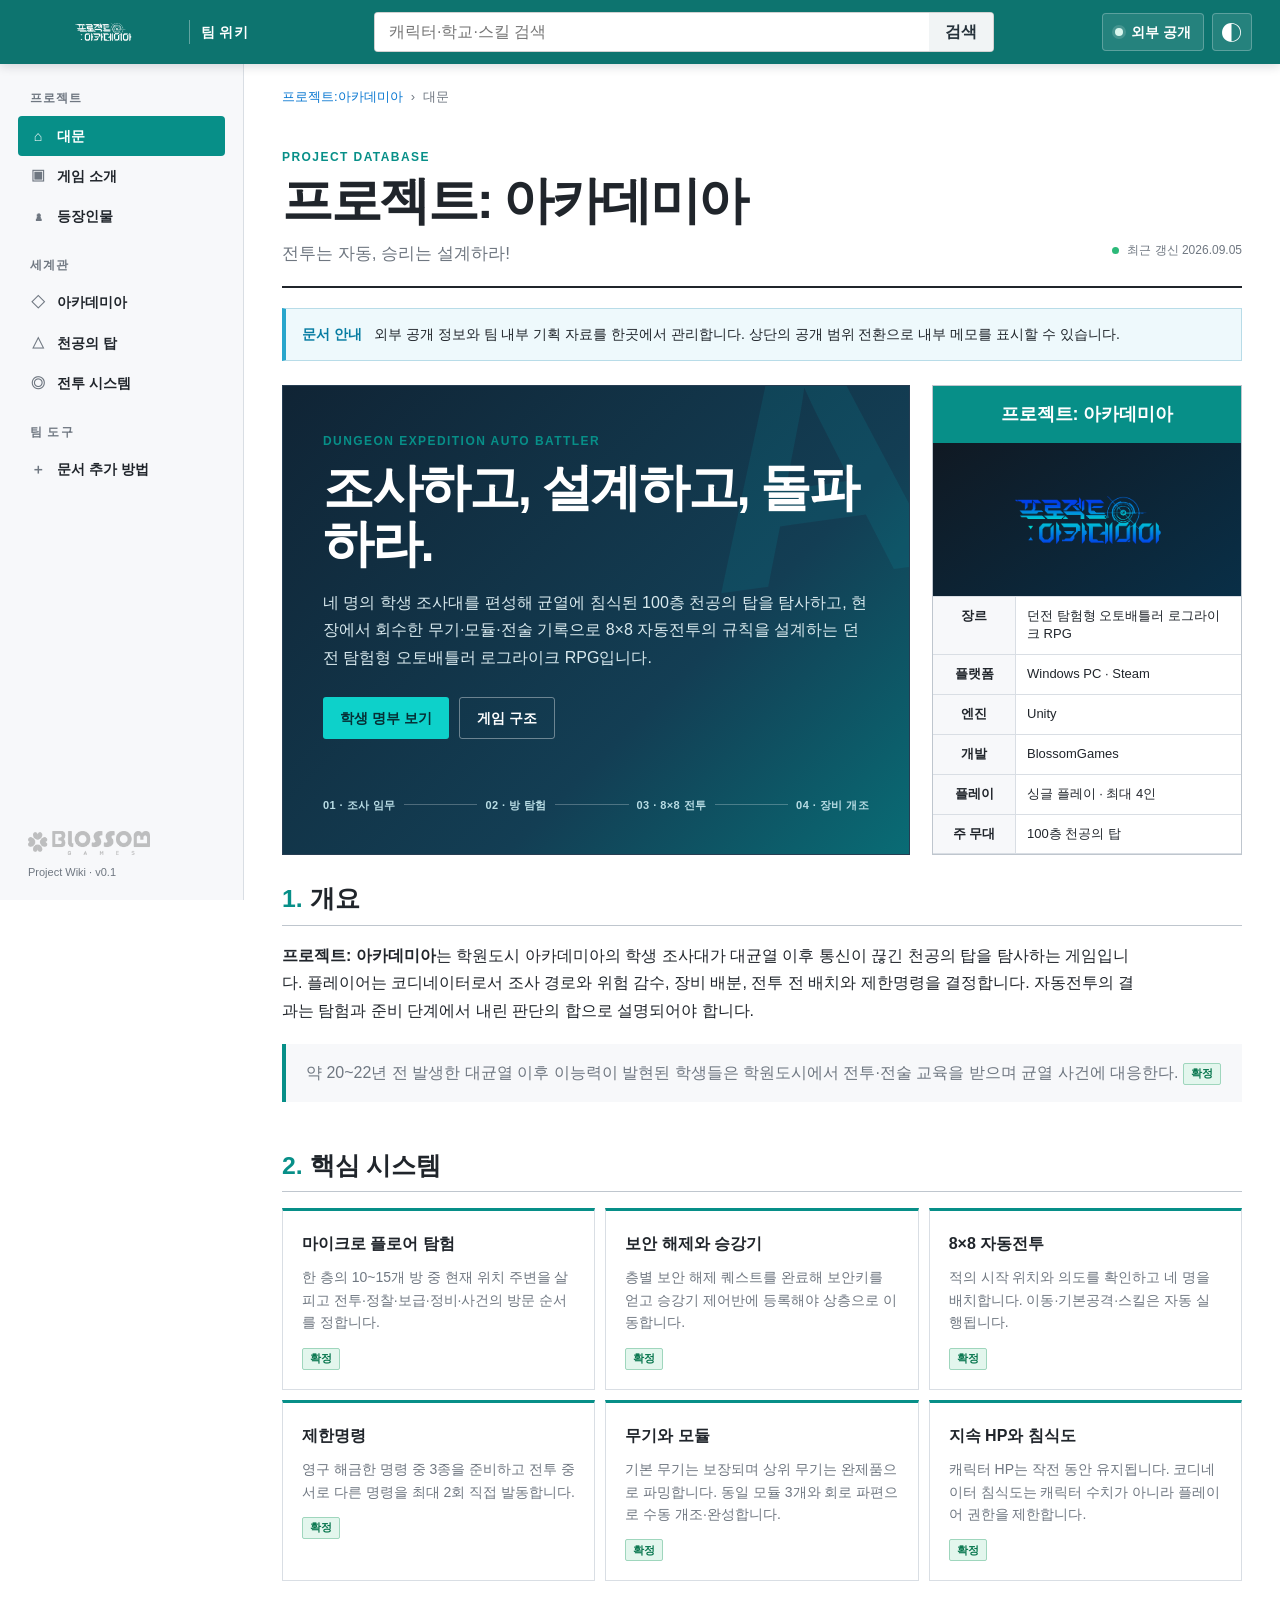
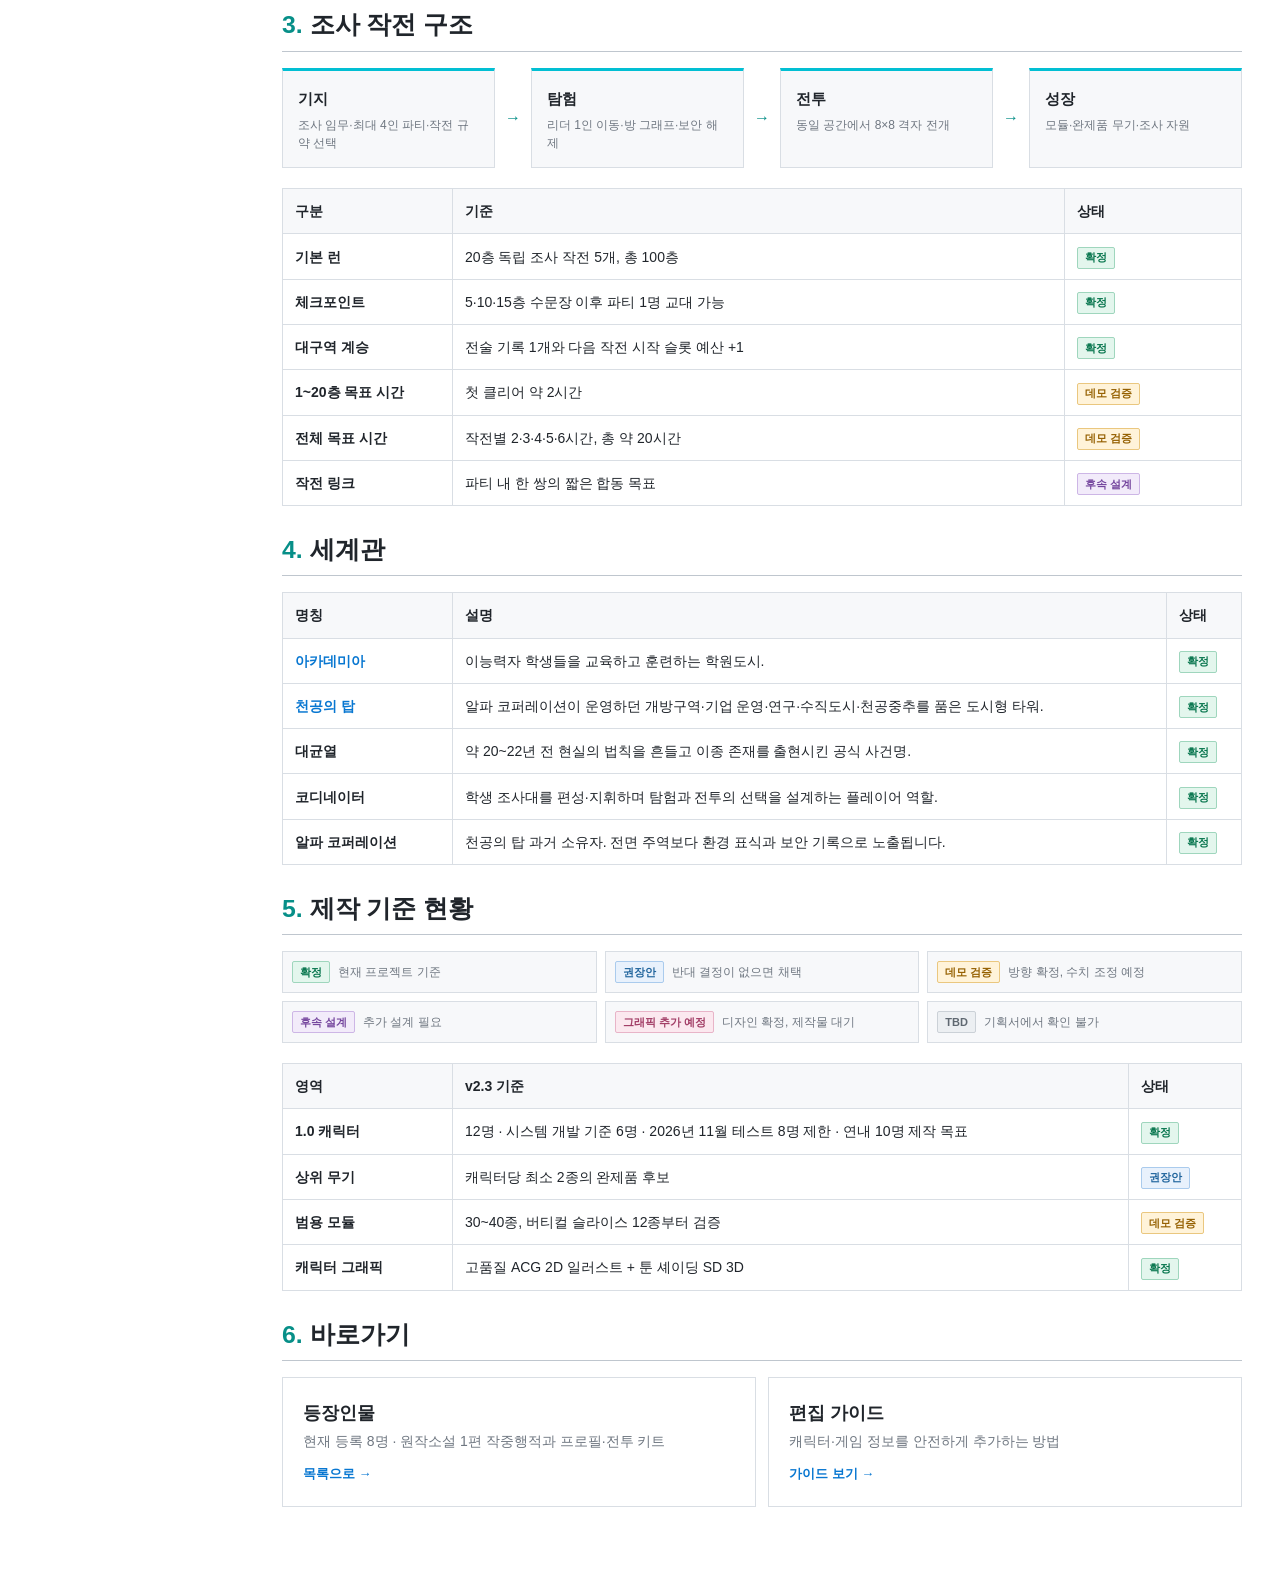
<file: index.html>
<!doctype html>
<html lang="ko">
<head>
  <meta charset="utf-8">
  <meta name="viewport" content="width=device-width, initial-scale=1">
  <meta name="description" content="프로젝트: 아카데미아 팀 위키 — 게임, 세계관, 캐릭터 및 개발 자료">
  <title>프로젝트: 아카데미아 위키</title>
  <link rel="icon" href="ProAkaTitle_Kr.png">
  <link rel="stylesheet" href="assets/css/styles.css">
  <script defer src="assets/js/app.js"></script>
</head>
<body data-page="home">
  <a class="skip-link" href="#content">본문으로 건너뛰기</a>
  <header class="site-header">
    <div class="header-inner">
      <button class="icon-button menu-button" type="button" aria-label="메뉴 열기" aria-controls="sidebar" aria-expanded="false">☰</button>
      <a class="wordmark" href="index.html"><img src="ProAkaTitle_Kr.png" alt="프로젝트 아카데미아"><span>팀 위키</span></a>
      <form class="site-search" action="characters.html" role="search">
        <label class="sr-only" for="global-search">위키 검색</label>
        <input id="global-search" name="q" type="search" placeholder="캐릭터·학교·스킬 검색" autocomplete="off">
        <button type="submit" aria-label="검색">검색</button>
      </form>
      <div class="header-actions">
        <button class="mode-toggle" type="button" aria-pressed="false"><span class="mode-dot"></span><span class="mode-label">외부 공개</span></button>
        <button class="icon-button theme-toggle" type="button" aria-label="화면 테마 변경">◐</button>
      </div>
    </div>
  </header>

  <div class="site-shell">
    <aside class="sidebar" id="sidebar">
      <nav aria-label="주요 문서">
        <p class="nav-heading">프로젝트</p>
        <a class="nav-link active" href="index.html"><span>⌂</span> 대문</a>
        <a class="nav-link" href="index.html#game"><span>▣</span> 게임 소개</a>
        <a class="nav-link" href="characters.html"><span>♟</span> 등장인물</a>
        <p class="nav-heading">세계관</p>
        <a class="nav-link" href="index.html#world"><span>◇</span> 아카데미아</a>
        <a class="nav-link" href="index.html#tower"><span>△</span> 천공의 탑</a>
        <a class="nav-link" href="index.html#systems"><span>◎</span> 전투 시스템</a>
        <p class="nav-heading">팀 도구</p>
        <a class="nav-link internal-only" href="guide.html"><span>⚙</span> 개발 자료 안내 <b>내부</b></a>
        <a class="nav-link" href="guide.html"><span>＋</span> 문서 추가 방법</a>
      </nav>
      <div class="sidebar-foot">
        <img src="BlossomGames_Logo.png" alt="Blossom Games">
        <span>Project Wiki · v0.1</span>
      </div>
    </aside>

    <main class="main" id="content">
      <div class="crumbs" aria-label="현재 위치"><a href="index.html">프로젝트:아카데미아</a><span>›</span><span>대문</span></div>
      <article class="wiki-article">
        <header class="article-header">
          <div>
            <span class="eyebrow">PROJECT DATABASE</span>
            <h1>프로젝트: 아카데미아</h1>
            <p class="lead">전투는 자동, 승리는 설계하라!</p>
          </div>
          <div class="article-meta"><span class="status-dot"></span> 최근 갱신 2026.09.05</div>
        </header>

        <div class="notice notice-info"><strong>문서 안내</strong><span>외부 공개 정보와 팀 내부 기획 자료를 한곳에서 관리합니다. 상단의 공개 범위 전환으로 내부 메모를 표시할 수 있습니다.</span></div>

        <div class="home-grid">
          <section class="feature-panel" id="game">
            <div class="feature-copy">
            <span class="section-kicker">DUNGEON EXPEDITION AUTO BATTLER</span>
              <h2>조사하고, 설계하고, 돌파하라.</h2>
              <p>네 명의 학생 조사대를 편성해 균열에 침식된 100층 천공의 탑을 탐사하고, 현장에서 회수한 무기·모듈·전술 기록으로 8×8 자동전투의 규칙을 설계하는 던전 탐험형 오토배틀러 로그라이크 RPG입니다.</p>
              <div class="feature-actions"><a class="button primary" href="characters.html">학생 명부 보기</a><a class="button quiet" href="#systems">게임 구조</a></div>
            </div>
            <div class="loop-card" aria-label="핵심 플레이 흐름">
              <span>01 · 조사 임무</span><i></i><span>02 · 방 탐험</span><i></i><span>03 · 8×8 전투</span><i></i><span>04 · 장비 개조</span>
            </div>
          </section>

          <aside class="game-infobox" aria-label="게임 기본 정보">
            <div class="infobox-title">프로젝트: 아카데미아</div>
            <div class="title-logo-wrap"><img src="ProAkaTitle_Kr.png" alt="프로젝트 아카데미아 타이틀 로고"></div>
            <dl class="compact-info">
              <div><dt>장르</dt><dd>던전 탐험형 오토배틀러 로그라이크 RPG</dd></div>
              <div><dt>플랫폼</dt><dd>Windows PC · Steam</dd></div>
              <div><dt>엔진</dt><dd>Unity</dd></div>
              <div><dt>개발</dt><dd>BlossomGames</dd></div>
              <div><dt>플레이</dt><dd>싱글 플레이 · 최대 4인</dd></div>
              <div><dt>주 무대</dt><dd>100층 천공의 탑</dd></div>
              <div class="internal-only"><dt>기준 문서</dt><dd><span class="design-status confirmed">확정</span> GDD v2.3</dd></div>
            </dl>
          </aside>
        </div>

        <section class="article-section" id="overview">
          <h2><span>1.</span> 개요</h2>
          <p><strong>프로젝트: 아카데미아</strong>는 학원도시 아카데미아의 학생 조사대가 대균열 이후 통신이 끊긴 천공의 탑을 탐사하는 게임입니다. 플레이어는 코디네이터로서 조사 경로와 위험 감수, 장비 배분, 전투 전 배치와 제한명령을 결정합니다. 자동전투의 결과는 탐험과 준비 단계에서 내린 판단의 합으로 설명되어야 합니다.</p>
          <blockquote>약 20~22년 전 발생한 대균열 이후 이능력이 발현된 학생들은 학원도시에서 전투·전술 교육을 받으며 균열 사건에 대응한다. <span class="design-status confirmed">확정</span></blockquote>
        </section>

        <section class="article-section" id="systems">
          <h2><span>2.</span> 핵심 시스템</h2>
          <div class="system-grid system-grid-wide">
            <div class="system-card"><b>마이크로 플로어 탐험</b><p>한 층의 10~15개 방 중 현재 위치 주변을 살피고 전투·정찰·보급·정비·사건의 방문 순서를 정합니다.</p><span class="design-status confirmed">확정</span></div>
            <div class="system-card"><b>보안 해제와 승강기</b><p>층별 보안 해제 퀘스트를 완료해 보안키를 얻고 승강기 제어반에 등록해야 상층으로 이동합니다.</p><span class="design-status confirmed">확정</span></div>
            <div class="system-card"><b>8×8 자동전투</b><p>적의 시작 위치와 의도를 확인하고 네 명을 배치합니다. 이동·기본공격·스킬은 자동 실행됩니다.</p><span class="design-status confirmed">확정</span></div>
            <div class="system-card"><b>제한명령</b><p>영구 해금한 명령 중 3종을 준비하고 전투 중 서로 다른 명령을 최대 2회 직접 발동합니다.</p><span class="design-status confirmed">확정</span></div>
            <div class="system-card"><b>무기와 모듈</b><p>기본 무기는 보장되며 상위 무기는 완제품으로 파밍합니다. 동일 모듈 3개와 회로 파편으로 수동 개조·완성합니다.</p><span class="design-status confirmed">확정</span></div>
            <div class="system-card"><b>지속 HP와 침식도</b><p>캐릭터 HP는 작전 동안 유지됩니다. 코디네이터 침식도는 캐릭터 수치가 아니라 플레이어 권한을 제한합니다.</p><span class="design-status confirmed">확정</span></div>
          </div>
          <div class="internal-note internal-only"><strong>v2.3 충돌 처리</strong><p>층별 3~5웨이브, 매 층 상점, 학교·동아리 글로벌 전투 시너지, 골드 잠재력·슬롯 구매, 전투 후 완전 회복, PC·Mobile 동시 출시는 기준 기획에서 삭제했습니다.</p></div>
        </section>

        <section class="article-section" id="operation">
          <h2><span>3.</span> 조사 작전 구조</h2>
          <div class="operation-flow" aria-label="조사 작전 핵심 흐름">
            <div><b>기지</b><span>조사 임무·최대 4인 파티·작전 규약 선택</span></div><i>→</i><div><b>탐험</b><span>리더 1인 이동·방 그래프·보안 해제</span></div><i>→</i><div><b>전투</b><span>동일 공간에서 8×8 격자 전개</span></div><i>→</i><div><b>성장</b><span>모듈·완제품 무기·조사 자원</span></div>
          </div>
          <div class="wiki-table-wrap"><table class="wiki-table"><thead><tr><th>구분</th><th>기준</th><th>상태</th></tr></thead><tbody>
            <tr><td>기본 런</td><td>20층 독립 조사 작전 5개, 총 100층</td><td><span class="design-status confirmed">확정</span></td></tr>
            <tr><td>체크포인트</td><td>5·10·15층 수문장 이후 파티 1명 교대 가능</td><td><span class="design-status confirmed">확정</span></td></tr>
            <tr><td>대구역 계승</td><td>전술 기록 1개와 다음 작전 시작 슬롯 예산 +1</td><td><span class="design-status confirmed">확정</span></td></tr>
            <tr><td>1~20층 목표 시간</td><td>첫 클리어 약 2시간</td><td><span class="design-status validation">데모 검증</span></td></tr>
            <tr><td>전체 목표 시간</td><td>작전별 2·3·4·5·6시간, 총 약 20시간</td><td><span class="design-status validation">데모 검증</span></td></tr>
            <tr><td>작전 링크</td><td>파티 내 한 쌍의 짧은 합동 목표</td><td><span class="design-status followup">후속 설계</span></td></tr>
          </tbody></table></div>
        </section>

        <section class="article-section" id="world">
          <h2><span>4.</span> 세계관</h2>
          <div class="wiki-table-wrap"><table class="wiki-table"><thead><tr><th>명칭</th><th>설명</th><th>상태</th></tr></thead><tbody><tr><td><a href="#world">아카데미아</a></td><td>이능력자 학생들을 교육하고 훈련하는 학원도시.</td><td><span class="design-status confirmed">확정</span></td></tr><tr id="tower"><td><a href="#tower">천공의 탑</a></td><td>알파 코퍼레이션이 운영하던 개방구역·기업 운영·연구·수직도시·천공중추를 품은 도시형 타워.</td><td><span class="design-status confirmed">확정</span></td></tr><tr><td>대균열</td><td>약 20~22년 전 현실의 법칙을 흔들고 이종 존재를 출현시킨 공식 사건명.</td><td><span class="design-status confirmed">확정</span></td></tr><tr><td>코디네이터</td><td>학생 조사대를 편성·지휘하며 탐험과 전투의 선택을 설계하는 플레이어 역할.</td><td><span class="design-status confirmed">확정</span></td></tr><tr><td>알파 코퍼레이션</td><td>천공의 탑 과거 소유자. 전면 주역보다 환경 표식과 보안 기록으로 노출됩니다.</td><td><span class="design-status confirmed">확정</span></td></tr></tbody></table></div>
        </section>

        <section class="article-section">
          <h2><span>5.</span> 제작 기준 현황</h2>
          <div class="status-legend"><span><b class="design-status confirmed">확정</b> 현재 프로젝트 기준</span><span><b class="design-status proposed">권장안</b> 반대 결정이 없으면 채택</span><span><b class="design-status validation">데모 검증</b> 방향 확정, 수치 조정 예정</span><span><b class="design-status followup">후속 설계</b> 추가 설계 필요</span><span><b class="design-status art">그래픽 추가 예정</b> 디자인 확정, 제작물 대기</span><span><b class="design-status tbd">TBD</b> 기획서에서 확인 불가</span></div>
          <div class="wiki-table-wrap"><table class="wiki-table"><thead><tr><th>영역</th><th>v2.3 기준</th><th>상태</th></tr></thead><tbody><tr><td>1.0 캐릭터</td><td>12명 · 시스템 개발 기준 6명 · 2026년 11월 테스트 8명 제한 · 연내 10명 제작 목표</td><td><span class="design-status confirmed">확정</span></td></tr><tr><td>상위 무기</td><td>캐릭터당 최소 2종의 완제품 후보</td><td><span class="design-status proposed">권장안</span></td></tr><tr><td>범용 모듈</td><td>30~40종, 버티컬 슬라이스 12종부터 검증</td><td><span class="design-status validation">데모 검증</span></td></tr><tr><td>캐릭터 그래픽</td><td>고품질 ACG 2D 일러스트 + 툰 셰이딩 SD 3D</td><td><span class="design-status confirmed">확정</span></td></tr></tbody></table></div>
        </section>

        <section class="article-section">
          <h2><span>6.</span> 바로가기</h2>
          <div class="portal-grid">
            <a href="characters.html"><strong>등장인물</strong><span>현재 등록 8명 · 원작소설 1편 작중행적과 프로필·전투 키트</span><em>목록으로 →</em></a>
            <a href="guide.html"><strong>편집 가이드</strong><span>캐릭터·게임 정보를 안전하게 추가하는 방법</span><em>가이드 보기 →</em></a>
          </div>
        </section>
      </article>
    </main>
  </div>
  <div class="sidebar-scrim" hidden></div>
</body>
</html>
</file>
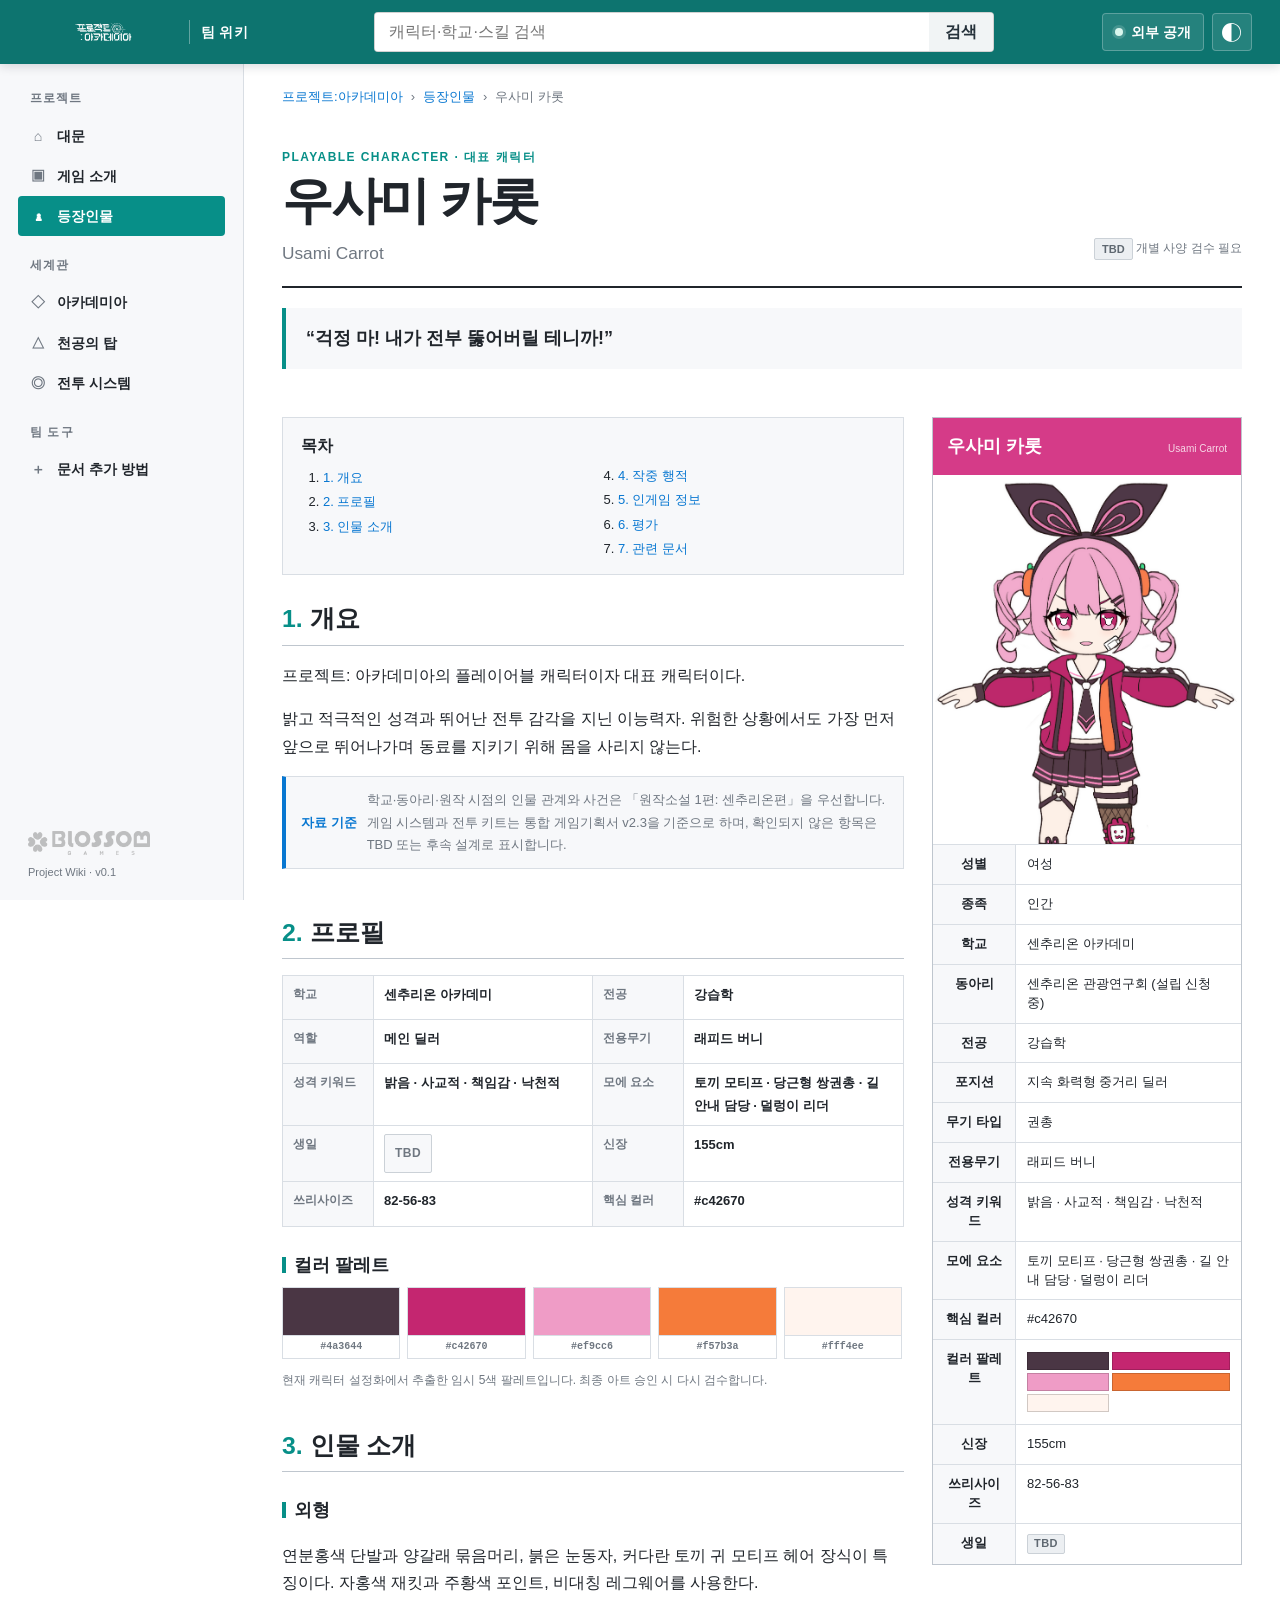
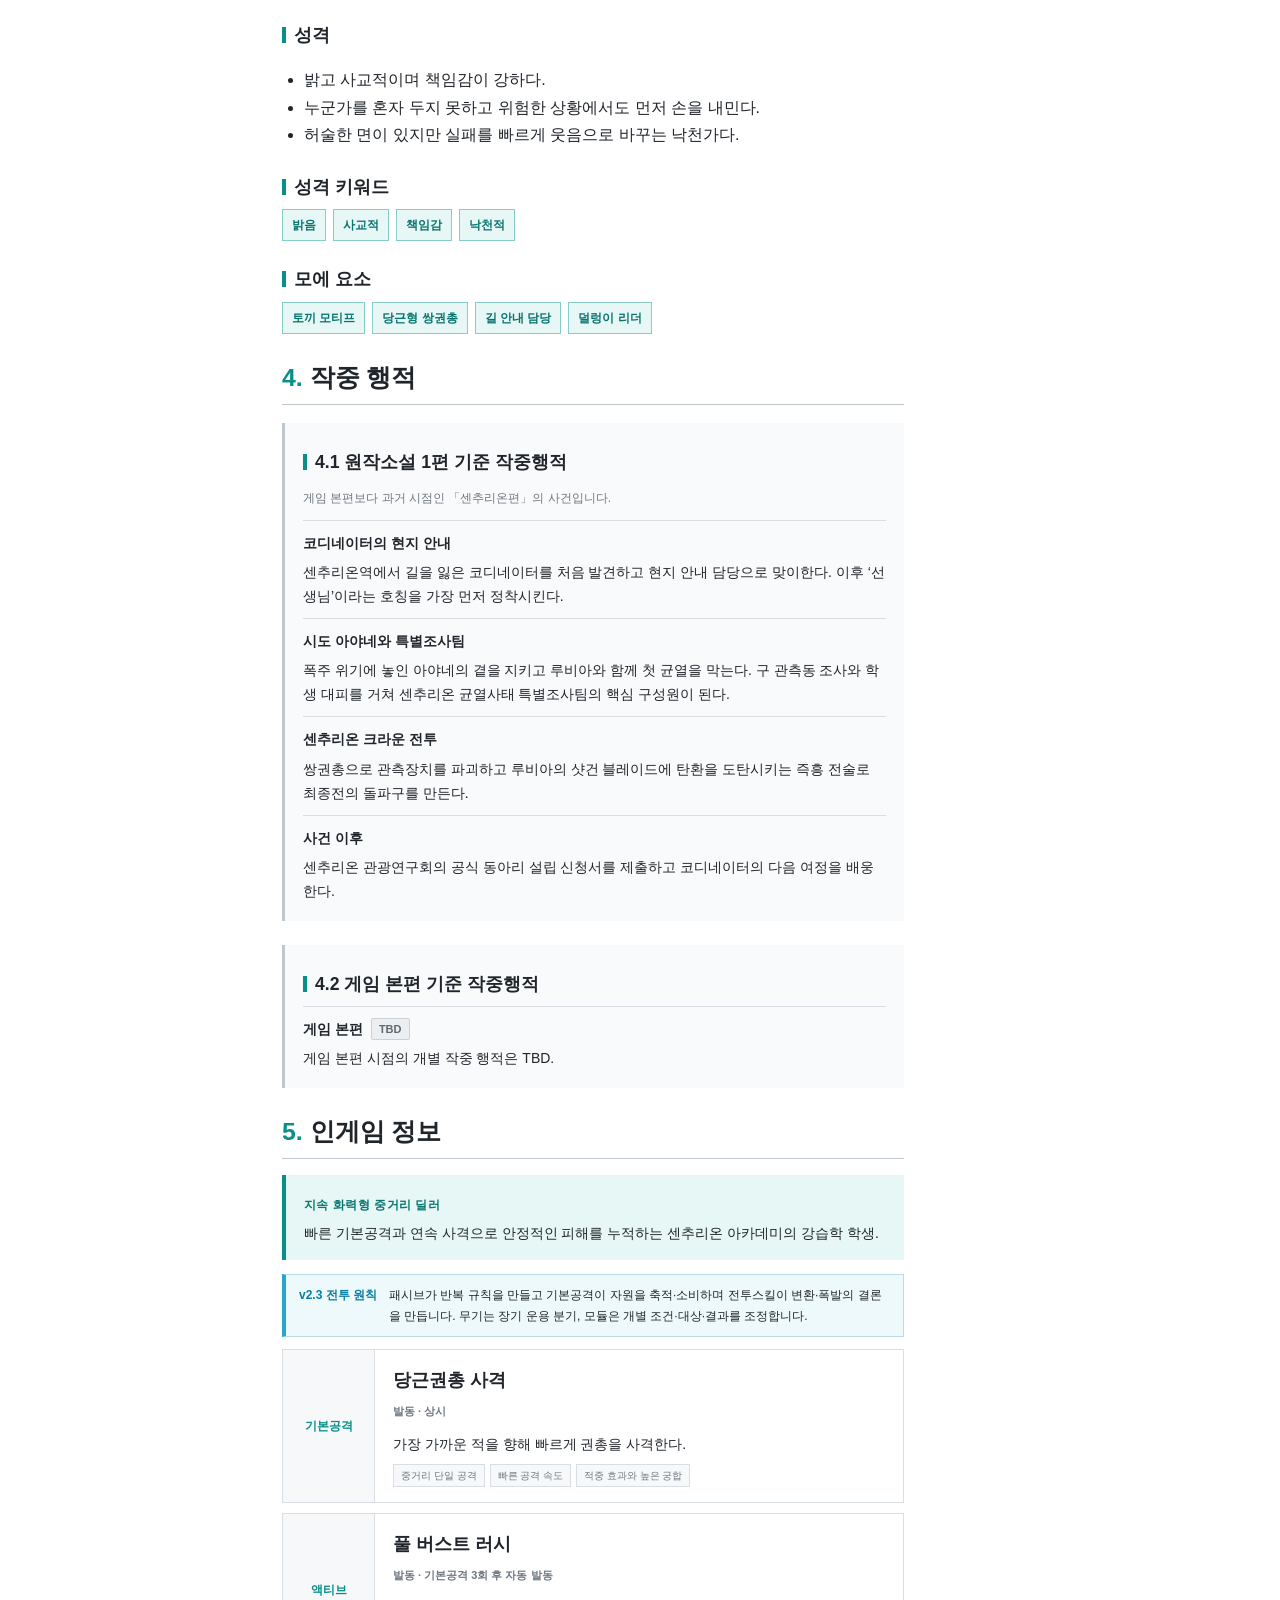
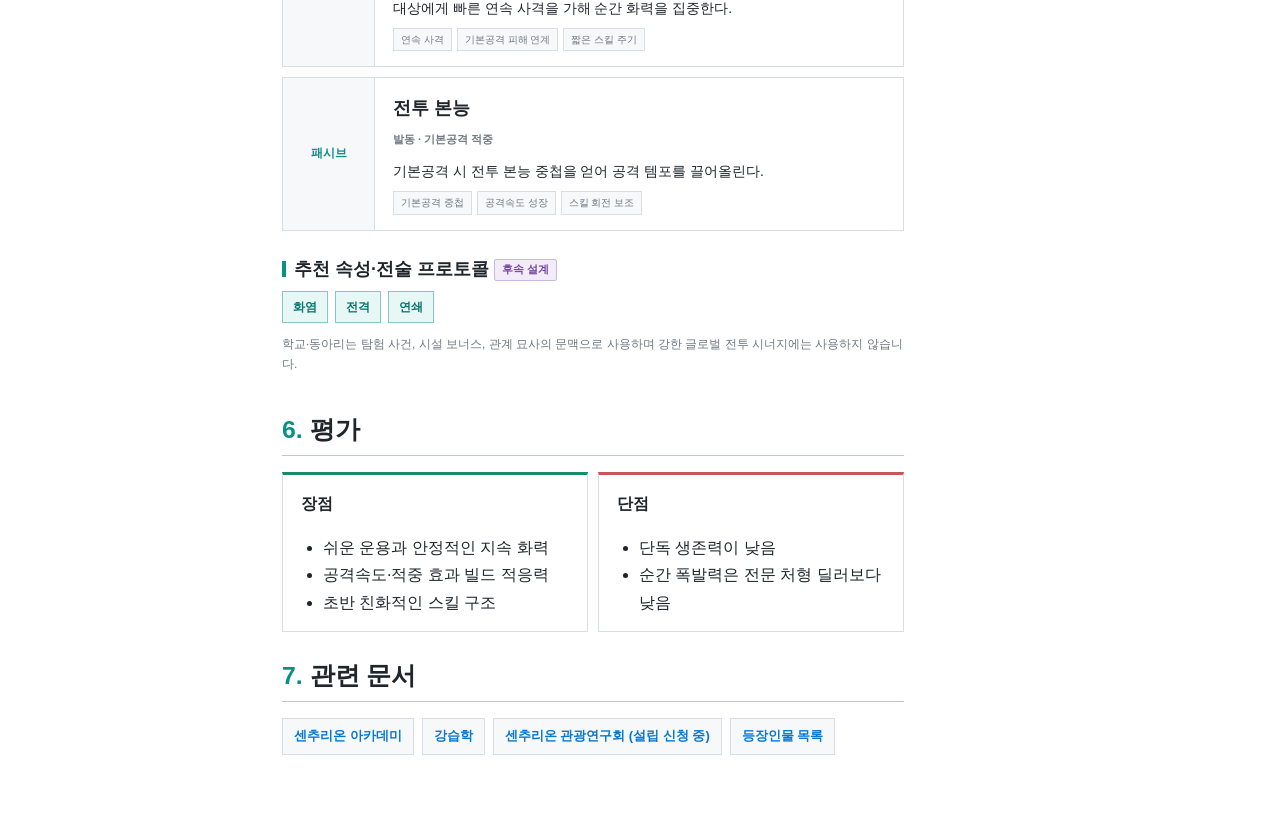
<file: character.html>
<!doctype html>
<html lang="ko">
<head>
  <meta charset="utf-8"><meta name="viewport" content="width=device-width, initial-scale=1">
  <meta name="description" content="프로젝트: 아카데미아 캐릭터 상세 정보">
  <title>캐릭터 — 프로젝트: 아카데미아 위키</title>
  <link rel="icon" href="ProAkaTitle_Kr.png">
  <link rel="stylesheet" href="assets/css/styles.css">
  <script defer src="assets/js/data.js"></script><script defer src="assets/js/app.js"></script>
</head>
<body data-page="character">
  <a class="skip-link" href="#content">본문으로 건너뛰기</a>
  <header class="site-header"><div class="header-inner">
    <button class="icon-button menu-button" type="button" aria-label="메뉴 열기" aria-controls="sidebar" aria-expanded="false">☰</button>
    <a class="wordmark" href="index.html"><img src="ProAkaTitle_Kr.png" alt="프로젝트 아카데미아"><span>팀 위키</span></a>
    <form class="site-search" action="characters.html" role="search"><label class="sr-only" for="global-search">위키 검색</label><input id="global-search" name="q" type="search" placeholder="캐릭터·학교·스킬 검색"><button type="submit">검색</button></form>
    <div class="header-actions"><button class="mode-toggle" type="button" aria-pressed="false"><span class="mode-dot"></span><span class="mode-label">외부 공개</span></button><button class="icon-button theme-toggle" type="button" aria-label="화면 테마 변경">◐</button></div>
  </div></header>
  <div class="site-shell">
    <aside class="sidebar" id="sidebar"><nav aria-label="주요 문서">
      <p class="nav-heading">프로젝트</p><a class="nav-link" href="index.html"><span>⌂</span> 대문</a><a class="nav-link" href="index.html#game"><span>▣</span> 게임 소개</a><a class="nav-link active" href="characters.html"><span>♟</span> 등장인물</a>
      <p class="nav-heading">세계관</p><a class="nav-link" href="index.html#world"><span>◇</span> 아카데미아</a><a class="nav-link" href="index.html#tower"><span>△</span> 천공의 탑</a><a class="nav-link" href="index.html#systems"><span>◎</span> 전투 시스템</a>
      <p class="nav-heading">팀 도구</p><a class="nav-link internal-only" href="guide.html#internal"><span>⚙</span> 개발 자료 안내 <b>내부</b></a><a class="nav-link" href="guide.html"><span>＋</span> 문서 추가 방법</a>
    </nav><div class="sidebar-foot"><img src="BlossomGames_Logo.png" alt="Blossom Games"><span>Project Wiki · v0.1</span></div></aside>
    <main class="main" id="content"><div class="crumbs"><a href="index.html">프로젝트:아카데미아</a><span>›</span><a href="characters.html">등장인물</a><span>›</span><span id="character-crumb">캐릭터</span></div>
      <article class="wiki-article" id="character-detail"></article>
    </main>
  </div><div class="sidebar-scrim" hidden></div>
</body></html>
</file>
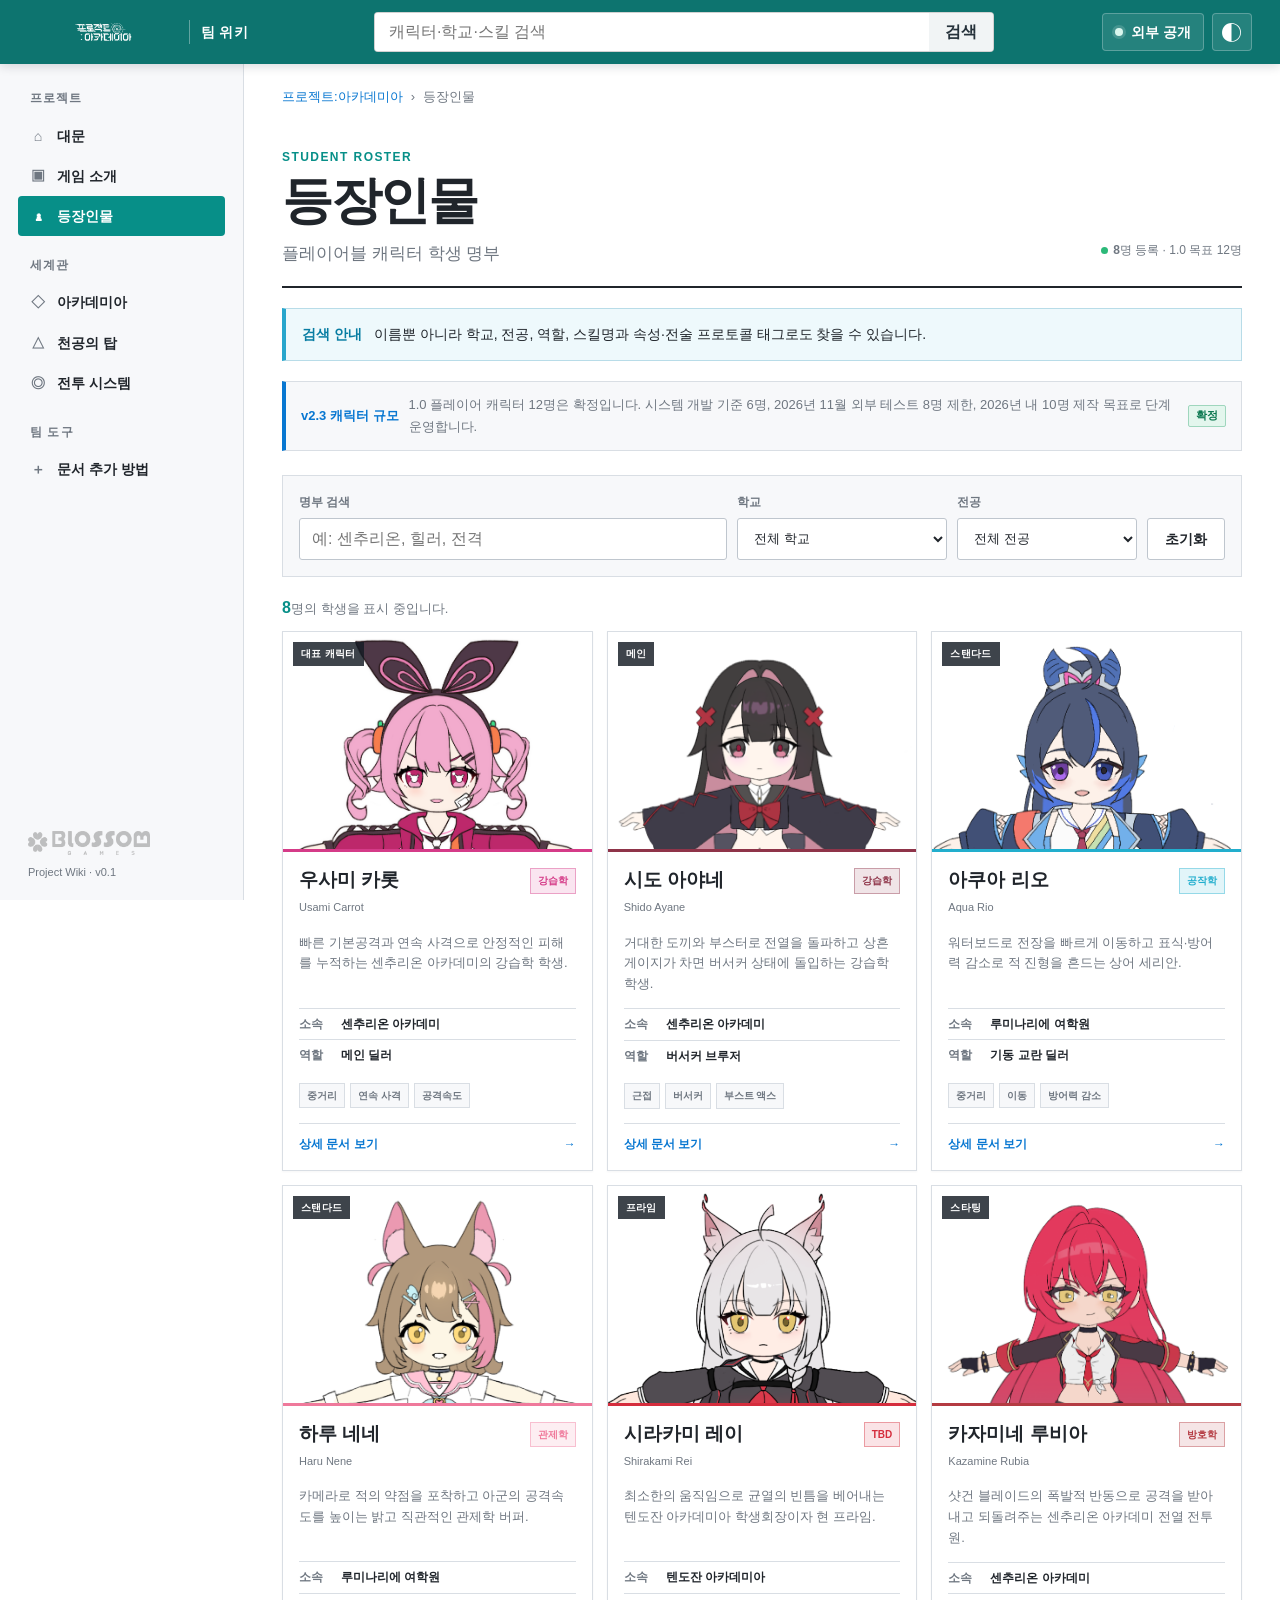
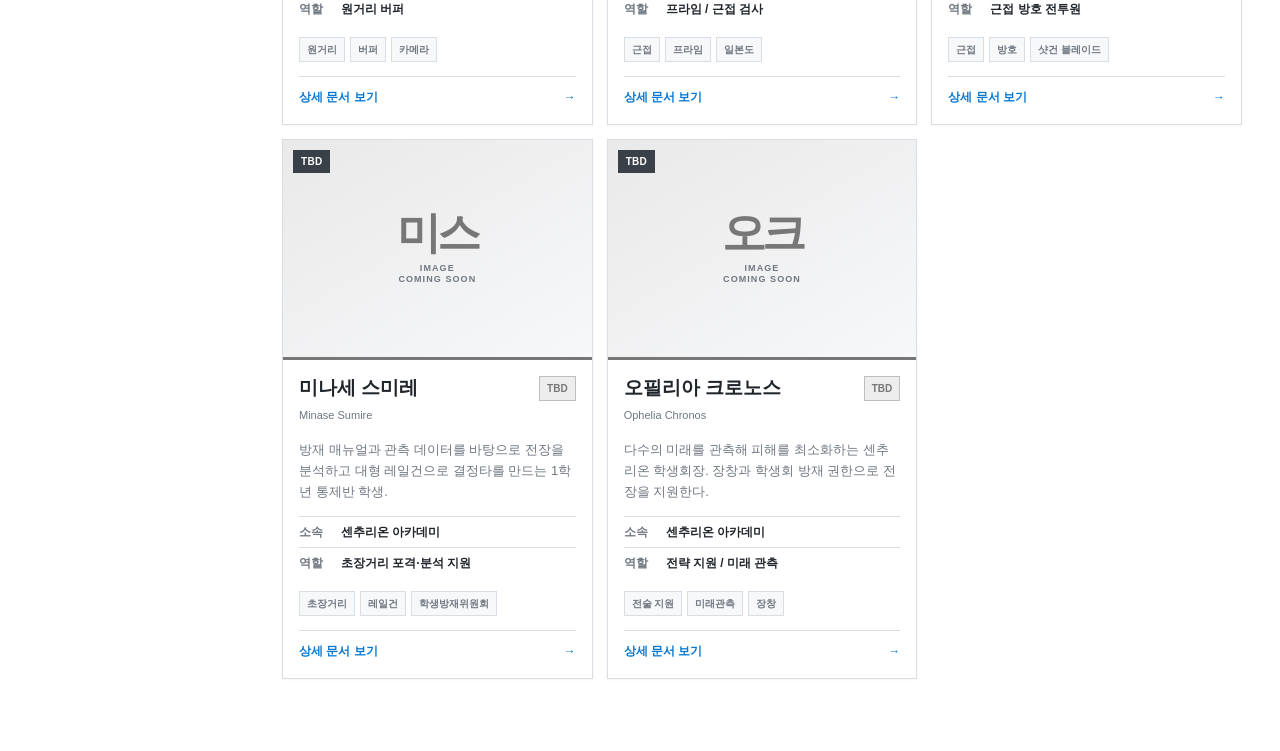
<file: characters.html>
<!doctype html>
<html lang="ko">
<head>
  <meta charset="utf-8"><meta name="viewport" content="width=device-width, initial-scale=1">
  <meta name="description" content="프로젝트: 아카데미아 플레이어블 캐릭터 학생 명부">
  <title>등장인물 — 프로젝트: 아카데미아 위키</title>
  <link rel="icon" href="ProAkaTitle_Kr.png">
  <link rel="stylesheet" href="assets/css/styles.css">
  <script defer src="assets/js/data.js"></script><script defer src="assets/js/app.js"></script>
</head>
<body data-page="characters">
  <a class="skip-link" href="#content">본문으로 건너뛰기</a>
  <header class="site-header"><div class="header-inner">
    <button class="icon-button menu-button" type="button" aria-label="메뉴 열기" aria-controls="sidebar" aria-expanded="false">☰</button>
    <a class="wordmark" href="index.html"><img src="ProAkaTitle_Kr.png" alt="프로젝트 아카데미아"><span>팀 위키</span></a>
    <form class="site-search" action="characters.html" role="search"><label class="sr-only" for="global-search">위키 검색</label><input id="global-search" name="q" type="search" placeholder="캐릭터·학교·스킬 검색"><button type="submit">검색</button></form>
    <div class="header-actions"><button class="mode-toggle" type="button" aria-pressed="false"><span class="mode-dot"></span><span class="mode-label">외부 공개</span></button><button class="icon-button theme-toggle" type="button" aria-label="화면 테마 변경">◐</button></div>
  </div></header>
  <div class="site-shell">
    <aside class="sidebar" id="sidebar"><nav aria-label="주요 문서">
      <p class="nav-heading">프로젝트</p><a class="nav-link" href="index.html"><span>⌂</span> 대문</a><a class="nav-link" href="index.html#game"><span>▣</span> 게임 소개</a><a class="nav-link active" href="characters.html"><span>♟</span> 등장인물</a>
      <p class="nav-heading">세계관</p><a class="nav-link" href="index.html#world"><span>◇</span> 아카데미아</a><a class="nav-link" href="index.html#tower"><span>△</span> 천공의 탑</a><a class="nav-link" href="index.html#systems"><span>◎</span> 전투 시스템</a>
      <p class="nav-heading">팀 도구</p><a class="nav-link internal-only" href="guide.html#internal"><span>⚙</span> 개발 자료 안내 <b>내부</b></a><a class="nav-link" href="guide.html"><span>＋</span> 문서 추가 방법</a>
    </nav><div class="sidebar-foot"><img src="BlossomGames_Logo.png" alt="Blossom Games"><span>Project Wiki · v0.1</span></div></aside>
    <main class="main" id="content"><div class="crumbs"><a href="index.html">프로젝트:아카데미아</a><span>›</span><span>등장인물</span></div>
      <article class="wiki-article"><header class="article-header"><div><span class="eyebrow">STUDENT ROSTER</span><h1>등장인물</h1><p class="lead">플레이어블 캐릭터 학생 명부</p></div><div class="article-meta"><span class="status-dot"></span><b id="roster-total">8</b>명 등록 · 1.0 목표 12명</div></header>
        <div class="notice notice-info"><strong>검색 안내</strong><span>이름뿐 아니라 학교, 전공, 역할, 스킬명과 속성·전술 프로토콜 태그로도 찾을 수 있습니다.</span></div>
        <div class="source-note"><b>v2.3 캐릭터 규모</b><span>1.0 플레이어 캐릭터 12명은 확정입니다. 시스템 개발 기준 6명, 2026년 11월 외부 테스트 8명 제한, 2026년 내 10명 제작 목표로 단계 운영합니다.</span><span class="design-status confirmed">확정</span></div>
        <section class="roster-tools" aria-label="학생 명부 필터">
          <label class="filter-search"><span>명부 검색</span><input id="roster-search" type="search" placeholder="예: 센추리온, 힐러, 전격"></label>
          <label><span>학교</span><select id="school-filter"><option value="">전체 학교</option></select></label>
          <label><span>전공</span><select id="major-filter"><option value="">전체 전공</option></select></label>
          <button id="filter-reset" class="button reset" type="button">초기화</button>
        </section>
        <div class="roster-summary"><b id="result-count">0</b>명의 학생을 표시 중입니다.</div>
        <section class="character-grid" id="character-grid" aria-live="polite"></section>
        <div class="empty-state" id="empty-state" hidden><strong>조건에 맞는 학생이 없습니다.</strong><span>검색어를 줄이거나 필터를 초기화해 주세요.</span></div>
      </article>
    </main>
  </div><div class="sidebar-scrim" hidden></div>
</body></html>
</file>
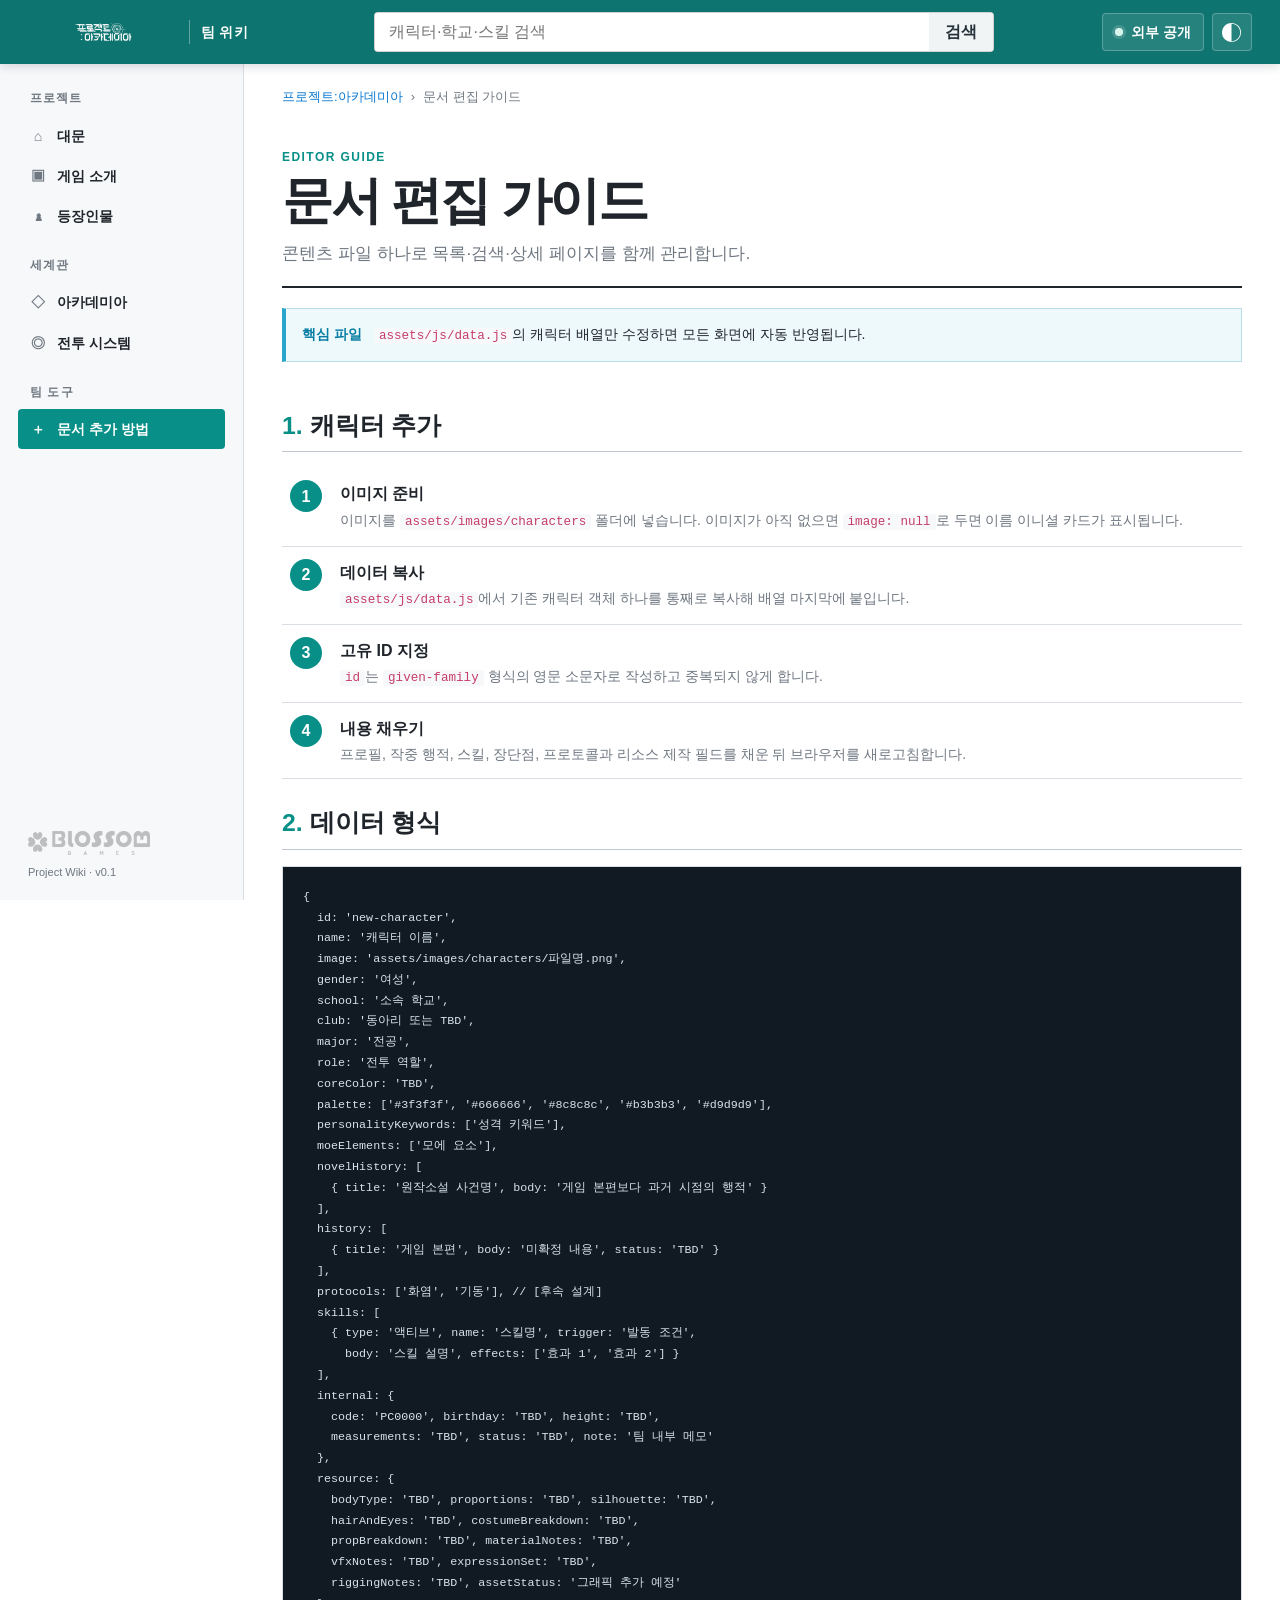
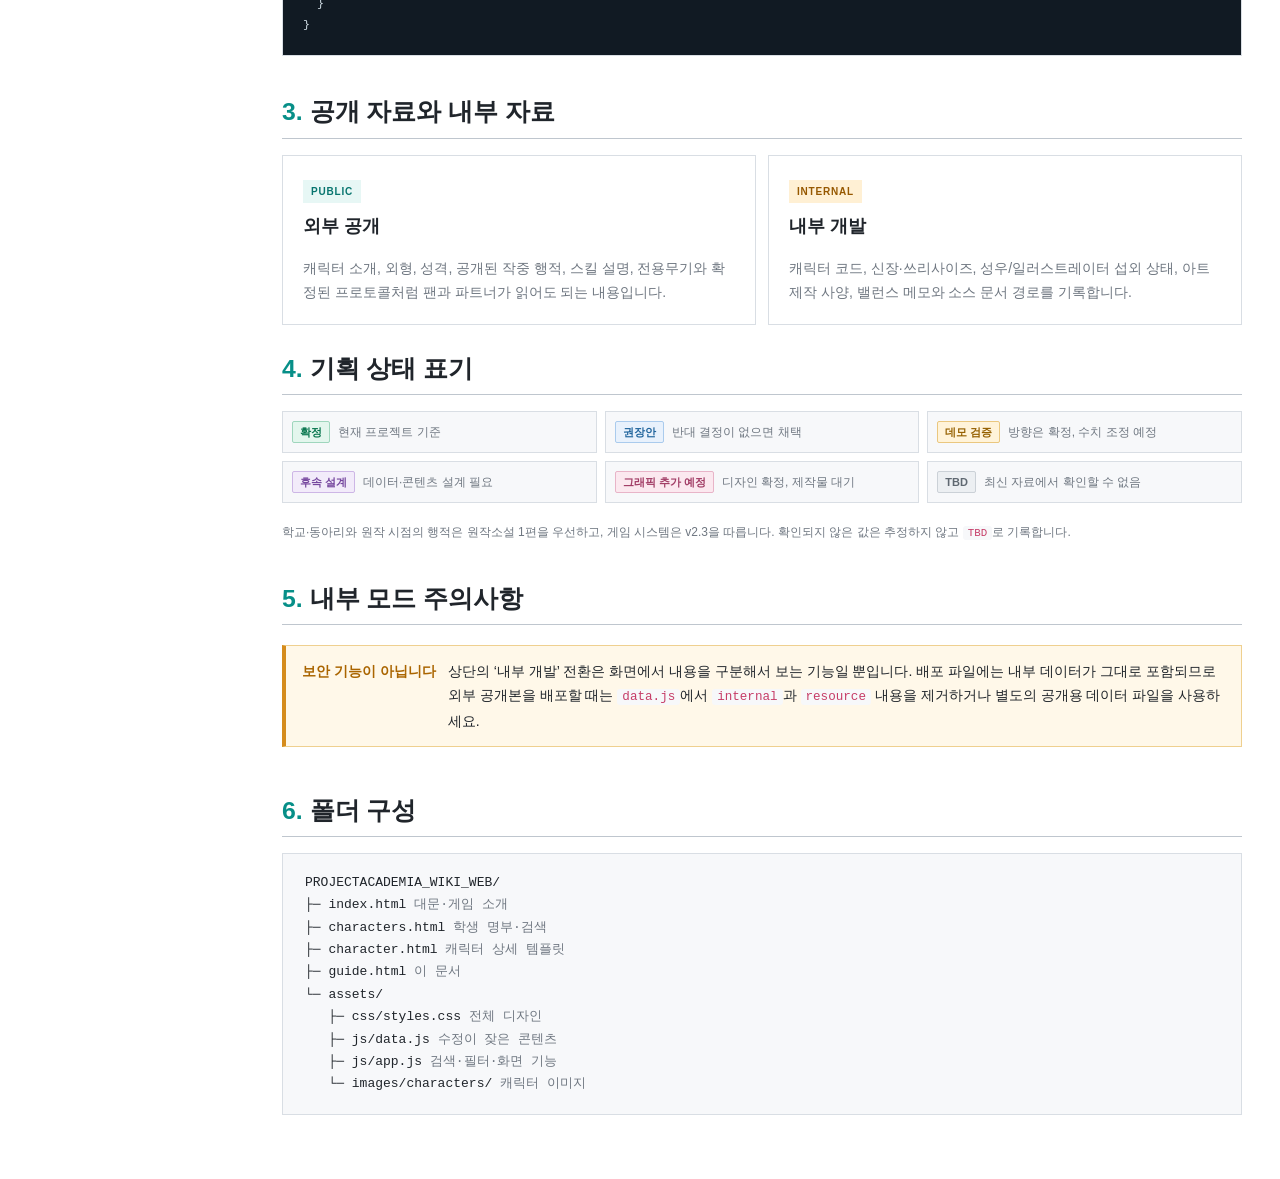
<file: guide.html>
<!doctype html>
<html lang="ko">
<head>
  <meta charset="utf-8"><meta name="viewport" content="width=device-width, initial-scale=1">
  <meta name="description" content="프로젝트: 아카데미아 위키 문서 편집 가이드">
  <title>문서 편집 가이드 — 프로젝트: 아카데미아 위키</title>
  <link rel="icon" href="ProAkaTitle_Kr.png">
  <link rel="stylesheet" href="assets/css/styles.css"><script defer src="assets/js/app.js"></script>
</head>
<body data-page="guide">
  <a class="skip-link" href="#content">본문으로 건너뛰기</a>
  <header class="site-header"><div class="header-inner">
    <button class="icon-button menu-button" type="button" aria-label="메뉴 열기" aria-controls="sidebar" aria-expanded="false">☰</button>
    <a class="wordmark" href="index.html"><img src="ProAkaTitle_Kr.png" alt="프로젝트 아카데미아"><span>팀 위키</span></a>
    <form class="site-search" action="characters.html" role="search"><label class="sr-only" for="global-search">위키 검색</label><input id="global-search" name="q" type="search" placeholder="캐릭터·학교·스킬 검색"><button type="submit">검색</button></form>
    <div class="header-actions"><button class="mode-toggle" type="button" aria-pressed="false"><span class="mode-dot"></span><span class="mode-label">외부 공개</span></button><button class="icon-button theme-toggle" type="button" aria-label="화면 테마 변경">◐</button></div>
  </div></header>
  <div class="site-shell"><aside class="sidebar" id="sidebar"><nav aria-label="주요 문서">
    <p class="nav-heading">프로젝트</p><a class="nav-link" href="index.html"><span>⌂</span> 대문</a><a class="nav-link" href="index.html#game"><span>▣</span> 게임 소개</a><a class="nav-link" href="characters.html"><span>♟</span> 등장인물</a>
    <p class="nav-heading">세계관</p><a class="nav-link" href="index.html#world"><span>◇</span> 아카데미아</a><a class="nav-link" href="index.html#systems"><span>◎</span> 전투 시스템</a>
    <p class="nav-heading">팀 도구</p><a class="nav-link internal-only" href="#internal"><span>⚙</span> 개발 자료 안내 <b>내부</b></a><a class="nav-link active" href="guide.html"><span>＋</span> 문서 추가 방법</a>
  </nav><div class="sidebar-foot"><img src="BlossomGames_Logo.png" alt="Blossom Games"><span>Project Wiki · v0.1</span></div></aside>
  <main class="main" id="content"><div class="crumbs"><a href="index.html">프로젝트:아카데미아</a><span>›</span><span>문서 편집 가이드</span></div>
    <article class="wiki-article guide-article"><header class="article-header"><div><span class="eyebrow">EDITOR GUIDE</span><h1>문서 편집 가이드</h1><p class="lead">콘텐츠 파일 하나로 목록·검색·상세 페이지를 함께 관리합니다.</p></div></header>
      <div class="notice notice-info"><strong>핵심 파일</strong><span><code>assets/js/data.js</code>의 캐릭터 배열만 수정하면 모든 화면에 자동 반영됩니다.</span></div>
      <section class="article-section"><h2><span>1.</span> 캐릭터 추가</h2><ol class="steps"><li><b>이미지 준비</b><span>이미지를 <code>assets/images/characters</code> 폴더에 넣습니다. 이미지가 아직 없으면 <code>image: null</code>로 두면 이름 이니셜 카드가 표시됩니다.</span></li><li><b>데이터 복사</b><span><code>assets/js/data.js</code>에서 기존 캐릭터 객체 하나를 통째로 복사해 배열 마지막에 붙입니다.</span></li><li><b>고유 ID 지정</b><span><code>id</code>는 <code>given-family</code> 형식의 영문 소문자로 작성하고 중복되지 않게 합니다.</span></li><li><b>내용 채우기</b><span>프로필, 작중 행적, 스킬, 장단점, 프로토콜과 리소스 제작 필드를 채운 뒤 브라우저를 새로고침합니다.</span></li></ol></section>
      <section class="article-section"><h2><span>2.</span> 데이터 형식</h2><pre><code>{
  id: 'new-character',
  name: '캐릭터 이름',
  image: 'assets/images/characters/파일명.png',
  gender: '여성',
  school: '소속 학교',
  club: '동아리 또는 TBD',
  major: '전공',
  role: '전투 역할',
  coreColor: 'TBD',
  palette: ['#3f3f3f', '#666666', '#8c8c8c', '#b3b3b3', '#d9d9d9'],
  personalityKeywords: ['성격 키워드'],
  moeElements: ['모에 요소'],
  novelHistory: [
    { title: '원작소설 사건명', body: '게임 본편보다 과거 시점의 행적' }
  ],
  history: [
    { title: '게임 본편', body: '미확정 내용', status: 'TBD' }
  ],
  protocols: ['화염', '기동'], // [후속 설계]
  skills: [
    { type: '액티브', name: '스킬명', trigger: '발동 조건',
      body: '스킬 설명', effects: ['효과 1', '효과 2'] }
  ],
  internal: {
    code: 'PC0000', birthday: 'TBD', height: 'TBD',
    measurements: 'TBD', status: 'TBD', note: '팀 내부 메모'
  },
  resource: {
    bodyType: 'TBD', proportions: 'TBD', silhouette: 'TBD',
    hairAndEyes: 'TBD', costumeBreakdown: 'TBD',
    propBreakdown: 'TBD', materialNotes: 'TBD',
    vfxNotes: 'TBD', expressionSet: 'TBD',
    riggingNotes: 'TBD', assetStatus: '그래픽 추가 예정'
  }
}</code></pre></section>
      <section class="article-section"><h2><span>3.</span> 공개 자료와 내부 자료</h2><div class="scope-grid"><div><span class="scope public">PUBLIC</span><b>외부 공개</b><p>캐릭터 소개, 외형, 성격, 공개된 작중 행적, 스킬 설명, 전용무기와 확정된 프로토콜처럼 팬과 파트너가 읽어도 되는 내용입니다.</p></div><div><span class="scope internal">INTERNAL</span><b>내부 개발</b><p>캐릭터 코드, 신장·쓰리사이즈, 성우/일러스트레이터 섭외 상태, 아트 제작 사양, 밸런스 메모와 소스 문서 경로를 기록합니다.</p></div></div></section>
      <section class="article-section"><h2><span>4.</span> 기획 상태 표기</h2><div class="status-legend"><span><b class="design-status confirmed">확정</b>현재 프로젝트 기준</span><span><b class="design-status proposed">권장안</b>반대 결정이 없으면 채택</span><span><b class="design-status validation">데모 검증</b>방향은 확정, 수치 조정 예정</span><span><b class="design-status followup">후속 설계</b>데이터·콘텐츠 설계 필요</span><span><b class="design-status art">그래픽 추가 예정</b>디자인 확정, 제작물 대기</span><span><b class="design-status tbd">TBD</b>최신 자료에서 확인할 수 없음</span></div><p class="field-help">학교·동아리와 원작 시점의 행적은 원작소설 1편을 우선하고, 게임 시스템은 v2.3을 따릅니다. 확인되지 않은 값은 추정하지 않고 <code>TBD</code>로 기록합니다.</p></section>
      <section class="article-section" id="internal"><h2><span>5.</span> 내부 모드 주의사항</h2><div class="notice notice-warning"><strong>보안 기능이 아닙니다</strong><span>상단의 ‘내부 개발’ 전환은 화면에서 내용을 구분해서 보는 기능일 뿐입니다. 배포 파일에는 내부 데이터가 그대로 포함되므로 외부 공개본을 배포할 때는 <code>data.js</code>에서 <code>internal</code>과 <code>resource</code> 내용을 제거하거나 별도의 공개용 데이터 파일을 사용하세요.</span></div></section>
      <section class="article-section"><h2><span>6.</span> 폴더 구성</h2><div class="file-tree"><span>PROJECTACADEMIA_WIKI_WEB/</span><span>├─ index.html <em>대문·게임 소개</em></span><span>├─ characters.html <em>학생 명부·검색</em></span><span>├─ character.html <em>캐릭터 상세 템플릿</em></span><span>├─ guide.html <em>이 문서</em></span><span>└─ assets/</span><span>&nbsp;&nbsp; ├─ css/styles.css <em>전체 디자인</em></span><span>&nbsp;&nbsp; ├─ js/data.js <em>수정이 잦은 콘텐츠</em></span><span>&nbsp;&nbsp; ├─ js/app.js <em>검색·필터·화면 기능</em></span><span>&nbsp;&nbsp; └─ images/characters/ <em>캐릭터 이미지</em></span></div></section>
    </article>
  </main></div><div class="sidebar-scrim" hidden></div>
</body></html>
</file>
<file: assets/css/styles.css>
:root {
  color-scheme: light;
  --bg: #eef1f4;
  --paper: #ffffff;
  --paper-muted: #f7f8fa;
  --ink: #20252b;
  --muted: #6f7781;
  --line: #d9dee4;
  --line-strong: #bfc6ce;
  --brand: #078f88;
  --brand-dark: #08756f;
  --brand-soft: #e7f7f5;
  --blue: #0877d1;
  --cyan: #02bfd3;
  --warning: #b26a00;
  --shadow: 0 1px 2px rgb(15 23 42 / 8%), 0 8px 28px rgb(15 23 42 / 5%);
  --header-h: 64px;
  font-family: Pretendard, "Noto Sans KR", "Apple SD Gothic Neo", "Malgun Gothic", sans-serif;
}

:root[data-theme="dark"] {
  color-scheme: dark;
  --bg: #11161b;
  --paper: #1b2229;
  --paper-muted: #151b21;
  --ink: #edf3f7;
  --muted: #a3adb7;
  --line: #35404a;
  --line-strong: #4a5660;
  --brand: #10a89d;
  --brand-dark: #087c75;
  --brand-soft: #143936;
  --blue: #5caef0;
  --shadow: 0 12px 40px rgb(0 0 0 / 22%);
}

* { box-sizing: border-box; }
html { scroll-behavior: smooth; scroll-padding-top: calc(var(--header-h) + 18px); }
body { margin: 0; min-width: 320px; background: var(--bg); color: var(--ink); font-size: 16px; line-height: 1.72; }
a { color: var(--blue); text-decoration: none; }
a:hover { text-decoration: underline; }
button, input { font: inherit; }
img { max-width: 100%; }
.sr-only { position: absolute; width: 1px; height: 1px; padding: 0; margin: -1px; overflow: hidden; clip: rect(0,0,0,0); white-space: nowrap; border: 0; }
.skip-link { position: fixed; z-index: 100; left: 16px; top: -80px; padding: 10px 16px; background: var(--paper); color: var(--ink); border: 2px solid var(--brand); }
.skip-link:focus { top: 10px; }

.site-header { position: sticky; top: 0; z-index: 50; height: var(--header-h); background: #0d746f; color: white; box-shadow: 0 2px 10px rgb(10 30 40 / 16%); }
.header-inner { height: 100%; max-width: 1600px; margin: auto; display: flex; align-items: center; gap: 20px; padding: 0 28px; }
.wordmark { flex: 0 0 238px; display: flex; align-items: center; gap: 11px; color: white; font-size: 14px; font-weight: 800; letter-spacing: .02em; }
.wordmark:hover { text-decoration: none; }
.wordmark img { width: 150px; height: 44px; object-fit: contain; filter: brightness(0) invert(1); }
.wordmark span { padding-left: 11px; border-left: 1px solid rgb(255 255 255 / 35%); }
.site-search { flex: 1; max-width: 620px; margin: 0 auto; display: flex; height: 40px; border-radius: 4px; overflow: hidden; background: white; border: 1px solid rgb(0 0 0 / 18%); }
.site-search input { min-width: 0; flex: 1; border: 0; padding: 0 14px; background: white; color: #20252b; outline: 0; }
.site-search input:focus { box-shadow: inset 0 0 0 2px #40cfc7; }
.site-search button { border: 0; padding: 0 16px; background: #f1f4f5; color: #26323b; font-weight: 750; cursor: pointer; }
.header-actions { display: flex; align-items: center; gap: 8px; }
.icon-button, .mode-toggle { border: 1px solid rgb(255 255 255 / 25%); background: rgb(255 255 255 / 10%); color: white; height: 38px; border-radius: 4px; cursor: pointer; }
.icon-button { width: 40px; font-size: 21px; }
.mode-toggle { display: flex; align-items: center; gap: 8px; padding: 0 12px; font-size: 14px; font-weight: 750; white-space: nowrap; }
.mode-dot { width: 8px; height: 8px; border-radius: 50%; background: #d9f6ed; box-shadow: 0 0 0 3px rgb(255 255 255 / 15%); }
.mode-toggle[aria-pressed="true"] { background: #172332; border-color: #172332; }
.mode-toggle[aria-pressed="true"] .mode-dot { background: #ffb84c; }
.menu-button { display: none; }

.site-shell { max-width: 1600px; min-height: calc(100vh - var(--header-h)); margin: 0 auto; display: grid; grid-template-columns: 244px minmax(0, 1fr); background: var(--paper); box-shadow: var(--shadow); }
.sidebar { position: sticky; top: var(--header-h); align-self: start; height: calc(100vh - var(--header-h)); padding: 24px 18px 18px; background: var(--paper-muted); border-right: 1px solid var(--line); display: flex; flex-direction: column; overflow-y: auto; }
.nav-heading { margin: 19px 12px 7px; color: var(--muted); font-size: 12px; font-weight: 850; letter-spacing: .09em; text-transform: uppercase; }
.nav-heading:first-child { margin-top: 0; }
.nav-link { display: flex; align-items: center; gap: 10px; padding: 8px 11px; border-radius: 4px; color: var(--ink); font-size: 14px; font-weight: 650; }
.nav-link:hover { background: var(--brand-soft); color: var(--brand-dark); text-decoration: none; }
.nav-link.active { background: var(--brand); color: white; }
.nav-link span { width: 18px; text-align: center; color: var(--muted); }
.nav-link.active span { color: white; }
.nav-link b { margin-left: auto; font-size: 10px; color: #ce7900; }
.sidebar-foot { margin-top: auto; padding: 24px 10px 0; color: var(--muted); font-size: 11px; }
.sidebar-foot img { display: block; width: 122px; margin-bottom: 8px; filter: grayscale(1); opacity: .64; }
:root[data-theme="dark"] .sidebar-foot img { filter: grayscale(1) invert(1); }

.main { min-width: 0; padding: 22px 38px 72px; }
.crumbs { max-width: 1120px; margin: 0 auto 12px; display: flex; align-items: center; gap: 8px; color: var(--muted); font-size: 13px; }
.wiki-article { max-width: 1120px; margin: auto; }
.article-header { display: flex; align-items: flex-end; justify-content: space-between; gap: 20px; padding: 22px 0 18px; border-bottom: 2px solid var(--ink); }
.article-header h1 { margin: 2px 0 0; font-size: clamp(2rem, 4vw, 3.35rem); line-height: 1.15; letter-spacing: -.045em; }
.eyebrow, .section-kicker { color: var(--brand); font-size: 12px; font-weight: 900; letter-spacing: .12em; }
.lead { margin: 8px 0 0; color: var(--muted); font-size: 1.08rem; }
.article-meta { padding-bottom: 8px; color: var(--muted); font-size: 12px; white-space: nowrap; }
.status-dot { display: inline-block; width: 7px; height: 7px; margin-right: 5px; border-radius: 50%; background: #2cb979; }
.notice { margin: 20px 0; padding: 13px 16px; border: 1px solid #b8dce8; border-left: 4px solid #28a6cc; background: #eef9fc; display: flex; gap: 12px; font-size: 14px; }
:root[data-theme="dark"] .notice { background: #172c35; border-color: #345766; }
.notice strong { flex: 0 0 auto; color: #087da3; }

.home-grid { display: grid; grid-template-columns: minmax(0, 1fr) 310px; gap: 22px; align-items: stretch; margin-top: 24px; }
.feature-panel { min-height: 390px; padding: 40px; border: 1px solid #263d52; background: linear-gradient(135deg, #102435, #133e54 63%, #096c75); color: white; display: flex; flex-direction: column; justify-content: space-between; overflow: hidden; position: relative; }
.feature-panel::after { content: "A"; position: absolute; right: -25px; top: -86px; font: 900 330px/1 Arial; color: rgb(5 204 220 / 9%); transform: rotate(-8deg); }
.feature-copy { position: relative; z-index: 1; max-width: 620px; }
.feature-panel h2 { margin: 7px 0 16px; font-size: clamp(2rem, 4vw, 3.25rem); line-height: 1.1; letter-spacing: -.045em; }
.feature-panel p { max-width: 590px; margin: 0; color: #d8e9ee; }
.feature-actions { display: flex; gap: 10px; margin-top: 26px; }
.button { display: inline-flex; align-items: center; justify-content: center; min-height: 42px; padding: 0 17px; border-radius: 3px; font-weight: 800; font-size: 14px; }
.button:hover { text-decoration: none; }
.button.primary { background: #0dd1ca; color: #062f35; }
.button.quiet { border: 1px solid rgb(255 255 255 / 38%); color: white; }
.loop-card { position: relative; z-index: 1; display: grid; grid-template-columns: auto 1fr auto 1fr auto 1fr auto; align-items: center; gap: 8px; padding-top: 24px; color: #b8dce4; font-size: 11px; font-weight: 800; letter-spacing: .04em; }
.loop-card i { height: 1px; background: rgb(255 255 255 / 25%); }
.game-infobox { border: 1px solid var(--line-strong); background: var(--paper); align-self: stretch; }
.infobox-title { padding: 13px; background: var(--brand); color: white; font-size: 18px; font-weight: 850; text-align: center; }
.title-logo-wrap { height: 154px; display: grid; place-items: center; padding: 20px; background: linear-gradient(145deg, #101923, #092f47); border-bottom: 1px solid var(--line); }
.title-logo-wrap img { max-height: 115px; object-fit: contain; }
.compact-info { margin: 0; }
.compact-info div { display: grid; grid-template-columns: 82px 1fr; border-bottom: 1px solid var(--line); }
.compact-info div:last-child { border-bottom: 0; }
.compact-info dt, .compact-info dd { margin: 0; padding: 10px 11px; font-size: 13px; line-height: 1.45; }
.compact-info dt { background: var(--paper-muted); font-weight: 800; text-align: center; }
.compact-info dd { border-left: 1px solid var(--line); }
.tag { display: inline-block; padding: 2px 7px; border-radius: 99px; font-size: 11px; font-weight: 800; }
.tag.amber { background: #fff0d4; color: #9a5a00; }
.design-status { display: inline-flex; align-items: center; min-height: 22px; padding: 2px 7px; border: 1px solid transparent; border-radius: 2px; font-size: 11px; font-weight: 850; line-height: 1.2; white-space: nowrap; vertical-align: middle; }
.design-status.confirmed { background: #e3f6ed; border-color: #9fd6bd; color: #08764e; }
.design-status.proposed { background: #e8f1fc; border-color: #aacbed; color: #21659d; }
.design-status.validation { background: #fff3d9; border-color: #eac77f; color: #956000; }
.design-status.followup { background: #f2ebfa; border-color: #cdb6e6; color: #75469e; }
.design-status.art { background: #fbe8ef; border-color: #e8b4c8; color: #a13c65; }
.design-status.tbd, .tbd-value { background: #eceff2; border: 1px solid #cbd1d7; color: #5f6871; }
.tbd-value { display: inline-block; padding: 1px 6px; border-radius: 2px; font-size: 11px; font-weight: 850; letter-spacing: .04em; }
:root[data-theme="dark"] .design-status.confirmed { background: #163c30; border-color: #286b53; color: #79d7ae; }
:root[data-theme="dark"] .design-status.proposed { background: #182f45; border-color: #315a7c; color: #88bee7; }
:root[data-theme="dark"] .design-status.validation { background: #41351e; border-color: #705a2e; color: #ebc575; }
:root[data-theme="dark"] .design-status.followup { background: #322640; border-color: #5b4375; color: #c2a3df; }
:root[data-theme="dark"] .design-status.art { background: #432332; border-color: #75405a; color: #e8a2bf; }
:root[data-theme="dark"] .design-status.tbd, :root[data-theme="dark"] .tbd-value { background: #2a323a; border-color: #4c5660; color: #b6c0c9; }

.article-section { padding-top: 28px; }
.article-section > h2 { margin: 0 0 16px; padding: 0 0 9px; border-bottom: 1px solid var(--line-strong); font-size: 1.55rem; line-height: 1.3; }
.article-section > h2 span { color: var(--brand); }
.article-section p { max-width: 860px; }
blockquote { margin: 20px 0; padding: 15px 20px; border-left: 4px solid var(--brand); background: var(--paper-muted); color: var(--muted); }
.system-grid { display: grid; grid-template-columns: repeat(4, 1fr); gap: 10px; }
.system-grid-wide { grid-template-columns: repeat(3, 1fr); }
.system-card { min-height: 145px; padding: 19px; border: 1px solid var(--line); border-top: 3px solid var(--brand); background: var(--paper); }
.system-card b { font-size: 16px; }
.system-card p { margin: 9px 0 0; color: var(--muted); font-size: 14px; line-height: 1.6; }
.system-card .design-status { margin-top: 14px; }
.internal-note { margin-top: 16px; padding: 15px 18px; border: 1px dashed #d59637; background: #fff9ec; }
:root[data-theme="dark"] .internal-note { background: #34291a; }
.internal-note strong { color: var(--warning); }
.internal-note p { margin: 4px 0 0; font-size: 14px; }
.wiki-table-wrap { overflow-x: auto; }
.wiki-table { width: 100%; border-collapse: collapse; font-size: 14px; }
.wiki-table th, .wiki-table td { border: 1px solid var(--line); padding: 10px 12px; text-align: left; }
.wiki-table th { background: var(--paper-muted); font-weight: 800; }
.wiki-table td:first-child { width: 170px; font-weight: 700; }
.portal-grid { display: grid; grid-template-columns: 1fr 1fr; gap: 12px; }
.portal-grid a { min-height: 130px; padding: 20px; border: 1px solid var(--line); color: var(--ink); display: flex; flex-direction: column; }
.portal-grid a:hover { border-color: var(--brand); background: var(--brand-soft); text-decoration: none; }
.portal-grid strong { font-size: 18px; }
.portal-grid span { color: var(--muted); font-size: 14px; }
.portal-grid em { margin-top: auto; color: var(--blue); font-size: 13px; font-style: normal; font-weight: 800; }
.operation-flow { display: grid; grid-template-columns: 1fr auto 1fr auto 1fr auto 1fr; gap: 10px; align-items: stretch; margin: 12px 0 20px; }
.operation-flow > div { min-width: 0; padding: 15px; border: 1px solid var(--line); border-top: 3px solid var(--cyan); background: var(--paper-muted); }
.operation-flow b, .operation-flow span { display: block; }
.operation-flow b { margin-bottom: 5px; font-size: 15px; }
.operation-flow span { color: var(--muted); font-size: 12px; line-height: 1.5; }
.operation-flow > i { align-self: center; color: var(--brand); font-style: normal; font-weight: 900; }
.status-legend { display: grid; grid-template-columns: repeat(3, 1fr); gap: 8px; margin: 12px 0 20px; }
.status-legend > span { display: flex; align-items: center; gap: 8px; min-width: 0; padding: 9px; border: 1px solid var(--line); background: var(--paper-muted); color: var(--muted); font-size: 12px; }
.source-note { margin: 14px 0 20px; padding: 12px 15px; border: 1px solid var(--line); border-left: 4px solid var(--blue); background: var(--paper-muted); display: flex; align-items: center; gap: 10px; font-size: 13px; }
.source-note b { flex: 0 0 auto; color: var(--blue); }
.source-note span:not(.design-status) { color: var(--muted); }
.field-help { color: var(--muted); font-size: 12px; line-height: 1.6; }
.internal-only { display: none !important; }
.internal-mode .internal-only { display: flex !important; }
.internal-mode tr.internal-only { display: table-row !important; }
.internal-mode .compact-info div.internal-only { display: grid !important; }

/* Student roster */
.roster-tools { margin-top: 24px; padding: 16px; display: grid; grid-template-columns: minmax(220px, 1fr) 210px 180px auto; gap: 10px; align-items: end; border: 1px solid var(--line); background: var(--paper-muted); }
.roster-tools label { display: grid; gap: 5px; }
.roster-tools label > span { color: var(--muted); font-size: 12px; font-weight: 800; }
.roster-tools input, .roster-tools select { width: 100%; height: 42px; border: 1px solid var(--line-strong); border-radius: 3px; padding: 0 12px; background: var(--paper); color: var(--ink); }
.roster-tools input:focus, .roster-tools select:focus { outline: 2px solid color-mix(in srgb, var(--brand), transparent 55%); border-color: var(--brand); }
.button.reset { height: 42px; border: 1px solid var(--line-strong); background: var(--paper); color: var(--ink); cursor: pointer; }
.roster-summary { margin: 17px 0 10px; color: var(--muted); font-size: 13px; }
.roster-summary b { color: var(--brand); font-size: 16px; }
.character-grid { display: grid; grid-template-columns: repeat(3, minmax(0, 1fr)); gap: 14px; }
.character-card { min-width: 0; border: 1px solid var(--line); background: var(--paper); display: flex; flex-direction: column; box-shadow: 0 1px 2px rgb(15 23 42 / 4%); transition: transform .16s ease, box-shadow .16s ease, border-color .16s ease; }
.character-card:hover { transform: translateY(-2px); border-color: var(--character-color); box-shadow: var(--shadow); }
.character-visual { position: relative; height: 220px; display: grid; place-items: end center; overflow: hidden; background: linear-gradient(150deg, color-mix(in srgb, var(--character-color), white 84%), var(--paper-muted)); border-bottom: 3px solid var(--character-color); }
:root[data-theme="dark"] .character-visual { background: linear-gradient(150deg, color-mix(in srgb, var(--character-color), #161c22 70%), #151b21); }
.card-portrait { width: 100%; height: 100%; object-fit: contain; object-position: center bottom; transition: transform .2s ease; }
.character-card:hover .card-portrait { transform: scale(1.025); }
.rarity-badge { position: absolute; left: 10px; top: 10px; padding: 3px 8px; background: rgb(20 28 36 / 82%); color: white; font-size: 10px; font-weight: 850; letter-spacing: .03em; }
.portrait-placeholder { display: grid; place-items: center; align-content: center; gap: 8px; color: var(--character-color); }
.portrait-placeholder b { font-size: 44px; line-height: 1; letter-spacing: -.08em; }
.portrait-placeholder span { color: var(--muted); font: 800 9px/1.25 Arial; letter-spacing: .12em; text-align: center; }
.character-card-body { flex: 1; padding: 16px; display: flex; flex-direction: column; }
.character-card-head { display: flex; gap: 10px; justify-content: space-between; align-items: start; }
.character-card-head h2 { margin: 0; color: var(--ink); font-size: 19px; line-height: 1.25; }
.character-card-head a:hover { text-decoration-color: var(--character-color); }
.character-card-head div > span { color: var(--muted); font-size: 11px; }
.role-chip { flex: 0 0 auto; padding: 3px 7px; background: color-mix(in srgb, var(--character-color), transparent 87%); color: var(--character-color); border: 1px solid color-mix(in srgb, var(--character-color), transparent 60%); font-size: 10px; font-weight: 850; }
.character-card-body > p { color: var(--muted); font-size: 13px; line-height: 1.6; min-height: 62px; }
.character-card dl { margin: 0 0 12px; font-size: 12px; }
.character-card dl div { display: flex; border-top: 1px solid var(--line); padding: 5px 0; }
.character-card dt { flex: 0 0 42px; color: var(--muted); font-weight: 800; }
.character-card dd { margin: 0; font-weight: 700; }
.tag-row { display: flex; flex-wrap: wrap; gap: 5px; margin-bottom: 14px; }
.tag-row span, .synergy-row span { padding: 3px 7px; background: var(--paper-muted); border: 1px solid var(--line); color: var(--muted); font-size: 10px; font-weight: 750; }
.card-link { margin-top: auto; padding-top: 10px; border-top: 1px solid var(--line); font-size: 12px; font-weight: 800; }
.card-link b { float: right; }
.empty-state { padding: 64px 20px; border: 1px dashed var(--line-strong); text-align: center; background: var(--paper-muted); }
.empty-state strong, .empty-state span { display: block; }
.empty-state span { color: var(--muted); font-size: 14px; }

/* Character article */
.character-title h1 { color: var(--ink); }
.character-quote { margin-top: 20px; color: var(--ink); font-size: 18px; font-weight: 700; }
.character-layout { display: grid; grid-template-columns: minmax(0, 1fr) 310px; gap: 28px; align-items: start; }
.character-copy { min-width: 0; }
.character-infobox { grid-column: 2; grid-row: 1; margin-top: 28px; border: 1px solid var(--line-strong); background: var(--paper); }
.infobox-name { padding: 13px 14px; display: flex; justify-content: space-between; align-items: baseline; gap: 8px; background: var(--character-color); color: white; }
.infobox-name strong { font-size: 18px; }
.infobox-name span { font-size: 10px; opacity: .8; }
.portrait-frame { height: 370px; display: grid; place-items: end center; overflow: hidden; background: linear-gradient(155deg, color-mix(in srgb, var(--character-color), white 86%), var(--paper-muted)); border-bottom: 1px solid var(--line); }
:root[data-theme="dark"] .portrait-frame { background: linear-gradient(155deg, color-mix(in srgb, var(--character-color), #161c22 68%), #151b21); }
.detail-portrait { width: 100%; height: 100%; object-fit: contain; object-position: center bottom; }
.toc-box { margin-top: 28px; padding: 14px 18px; border: 1px solid var(--line); background: var(--paper-muted); }
.toc-box strong { display: block; margin-bottom: 5px; }
.toc-box ol { margin: 0; padding-left: 22px; column-count: 2; column-gap: 28px; font-size: 13px; }
.toc-box li { break-inside: avoid; margin: 2px 0; }
.profile-facts { display: grid; grid-template-columns: 1fr 1fr; border: 1px solid var(--line); }
.profile-facts div { display: grid; grid-template-columns: 90px 1fr; min-height: 44px; border-bottom: 1px solid var(--line); }
.profile-facts div:nth-child(odd) { border-right: 1px solid var(--line); }
.profile-facts div:nth-last-child(-n+2) { border-bottom: 0; }
.profile-facts span, .profile-facts b { padding: 8px 10px; }
.profile-facts span { background: var(--paper-muted); color: var(--muted); font-size: 12px; font-weight: 800; }
.profile-facts b { border-left: 1px solid var(--line); font-size: 13px; }
.color-palette { display: grid; grid-template-columns: repeat(5, minmax(0, 1fr)); gap: 7px; max-width: 620px; }
.color-palette > span { min-width: 0; border: 1px solid var(--line); background: var(--paper); }
.color-palette i { display: block; height: 48px; background: var(--swatch); border-bottom: 1px solid var(--line); }
.color-palette b { display: block; overflow: hidden; padding: 5px; color: var(--muted); font: 700 10px/1.2 "Cascadia Code", Consolas, monospace; text-align: center; text-overflow: ellipsis; }
.compact-palette { display: flex; gap: 3px; }
.compact-palette > span { flex: 1; border: 0; }
.compact-palette i { width: 100%; height: 18px; border: 1px solid rgb(0 0 0 / 18%); }
.palette-info-row dd { padding-top: 12px; padding-bottom: 12px; }
.article-section h3 { margin: 23px 0 7px; font-size: 1.1rem; }
.article-section h3::before { content: ""; display: inline-block; width: 4px; height: 16px; margin: 0 8px -2px 0; background: var(--brand); }
.article-section ul { padding-left: 22px; }
.keyword-row { display: flex; flex-wrap: wrap; gap: 7px; }
.keyword-row span { padding: 5px 9px; border: 1px solid color-mix(in srgb, var(--brand), transparent 58%); background: var(--brand-soft); color: var(--brand-dark); font-size: 12px; font-weight: 800; }
.history-group { margin-top: 18px; padding: 1px 18px 8px; border-left: 3px solid var(--line-strong); background: color-mix(in srgb, var(--paper-muted), transparent 28%); }
.history-group + .history-group { margin-top: 24px; }
.history-entry { padding: 10px 0; border-top: 1px solid var(--line); }
.history-entry h4 { display: flex; flex-wrap: wrap; align-items: center; gap: 8px; margin: 0 0 5px; font-size: 14px; }
.history-entry p { margin: 0; font-size: 14px; line-height: 1.72; }
.combat-summary { margin-bottom: 14px; padding: 15px 18px; border-left: 4px solid var(--brand); background: var(--brand-soft); }
.combat-summary span { color: var(--brand-dark); font-size: 12px; font-weight: 900; letter-spacing: .04em; }
.combat-summary p { margin: 4px 0 0; font-size: 14px; }
.notice-compact { margin: 12px 0; padding: 10px 13px; font-size: 12px; }
.skill-list { display: grid; gap: 10px; }
.skill-card { display: grid; grid-template-columns: 92px 1fr; border: 1px solid var(--line); background: var(--paper); }
.skill-type { display: grid; place-items: center; min-height: 145px; padding: 12px; background: var(--paper-muted); color: var(--brand); border-right: 1px solid var(--line); font-size: 12px; font-weight: 900; text-align: center; }
.skill-card > div:last-child { padding: 15px 18px; }
.skill-card h3 { margin: 0; font-size: 18px; }
.skill-card h3::before { display: none; }
.skill-trigger { display: inline-block; margin-top: 3px; color: var(--muted); font-size: 11px; font-weight: 750; }
.skill-card p { margin: 8px 0; font-size: 14px; }
.skill-card ul { display: flex; flex-wrap: wrap; gap: 5px; margin: 0; padding: 0; list-style: none; }
.skill-card li { padding: 2px 7px; border: 1px solid var(--line); background: var(--paper-muted); color: var(--muted); font-size: 10px; }
.synergy-row { display: flex; flex-wrap: wrap; gap: 7px; }
.synergy-row span { padding: 5px 10px; color: var(--brand-dark); border-color: color-mix(in srgb, var(--brand), transparent 55%); background: var(--brand-soft); font-size: 12px; }
.pros-cons { display: grid; grid-template-columns: 1fr 1fr; gap: 10px; }
.pros-cons > div { padding: 15px 18px; border: 1px solid var(--line); }
.pros-cons > div:first-child { border-top: 3px solid #168c68; }
.pros-cons > div:last-child { border-top: 3px solid #c95656; }
.pros-cons ul { margin-bottom: 0; }
.internal-section { display: none; flex-direction: column; }
.resource-status { display: flex; flex-wrap: wrap; gap: 8px; margin: 3px 0 14px; }
.resource-status > div { display: flex; align-items: center; gap: 9px; padding: 8px 11px; border: 1px solid var(--line); background: var(--paper-muted); }
.resource-status > div > span:first-child { color: var(--muted); font-size: 11px; font-weight: 800; }
.resource-overview { display: grid; grid-template-columns: 1fr 1fr; gap: 10px; margin: 16px 0; }
.resource-overview > div { padding: 15px; border: 1px solid var(--line); background: var(--paper-muted); }
.resource-overview p { margin: 5px 0 0; color: var(--muted); font-size: 13px; line-height: 1.6; }
.resource-table .wiki-table { min-width: 660px; }
.deliverable-grid { display: grid; grid-template-columns: 1fr 1fr; gap: 7px; }
.deliverable-grid span { position: relative; padding: 10px 12px 10px 33px; border: 1px solid var(--line); background: var(--paper-muted); font-size: 12px; font-weight: 700; }
.deliverable-grid span::before { content: "✓"; position: absolute; left: 11px; color: var(--brand); font-weight: 900; }
.related-links { display: flex; flex-wrap: wrap; gap: 8px; }
.related-links a { padding: 6px 11px; border: 1px solid var(--line); background: var(--paper-muted); font-size: 13px; font-weight: 700; }

/* Editor guide */
code, pre { font-family: "Cascadia Code", Consolas, monospace; }
code { padding: 1px 5px; border-radius: 3px; background: var(--paper-muted); color: #c63d68; font-size: .9em; }
pre { overflow-x: auto; margin: 12px 0; padding: 20px; border: 1px solid var(--line); background: #111a23; color: #d7e3eb; font-size: 13px; line-height: 1.6; }
pre code { padding: 0; background: none; color: inherit; }
.steps { margin: 0; padding: 0; list-style: none; counter-reset: steps; }
.steps li { counter-increment: steps; position: relative; min-height: 64px; padding: 12px 12px 12px 58px; border-bottom: 1px solid var(--line); }
.steps li::before { content: counter(steps); position: absolute; left: 8px; top: 12px; width: 32px; height: 32px; display: grid; place-items: center; border-radius: 50%; background: var(--brand); color: white; font-weight: 900; }
.steps b, .steps span { display: block; }
.steps span { color: var(--muted); font-size: 14px; }
.scope-grid { display: grid; grid-template-columns: 1fr 1fr; gap: 12px; }
.scope-grid > div { padding: 20px; border: 1px solid var(--line); }
.scope-grid b { display: block; margin-top: 8px; font-size: 18px; }
.scope-grid p { margin-bottom: 0; color: var(--muted); font-size: 14px; }
.scope { display: inline-block; padding: 3px 8px; font-size: 10px; font-weight: 900; letter-spacing: .08em; }
.scope.public { background: var(--brand-soft); color: var(--brand-dark); }
.scope.internal { background: #fff0d4; color: #965800; }
.notice-warning { border-color: #efd08f; border-left-color: #d58c1d; background: #fff8e9; }
:root[data-theme="dark"] .notice-warning { background: #34291a; border-color: #6d552f; }
.notice-warning strong { color: #aa6500; }
.file-tree { padding: 18px 22px; border: 1px solid var(--line); background: var(--paper-muted); font-family: "Cascadia Code", Consolas, monospace; font-size: 13px; }
.file-tree span { display: block; }
.file-tree em { color: var(--muted); font-family: inherit; font-style: normal; }

@media (max-width: 980px) {
  .header-inner { padding: 0 14px; gap: 10px; }
  .wordmark { flex-basis: auto; }
  .wordmark span { display: none; }
  .menu-button { display: block; }
  .site-shell { display: block; }
  .sidebar { position: fixed; z-index: 60; top: var(--header-h); bottom: 0; left: 0; width: 270px; height: auto; transform: translateX(-105%); transition: transform .2s ease; box-shadow: 12px 0 32px rgb(0 0 0 / 18%); }
  .menu-open .sidebar { transform: translateX(0); }
  .sidebar-scrim { position: fixed; z-index: 55; inset: var(--header-h) 0 0; background: rgb(0 0 0 / 38%); }
  .main { padding: 18px 24px 60px; }
  .home-grid { grid-template-columns: 1fr; }
  .game-infobox { display: grid; grid-template-columns: 220px 1fr; }
  .infobox-title { grid-column: 1 / -1; }
  .title-logo-wrap { height: 100%; }
  .system-grid { grid-template-columns: 1fr 1fr; }
  .system-grid-wide { grid-template-columns: 1fr 1fr; }
  .operation-flow { grid-template-columns: 1fr 1fr; }
  .operation-flow > i { display: none; }
  .status-legend { grid-template-columns: 1fr 1fr; }
  .roster-tools { grid-template-columns: 1fr 1fr; }
  .character-grid { grid-template-columns: 1fr 1fr; }
  .character-layout { display: flex; flex-direction: column; }
  .character-infobox { order: -1; width: min(100%, 520px); margin: 24px auto 0; }
  .portrait-frame { height: 440px; }
}

@media (max-width: 680px) {
  :root { --header-h: 106px; }
  body { font-size: 16px; }
  .site-header { height: auto; min-height: var(--header-h); }
  .header-inner { min-height: var(--header-h); flex-wrap: wrap; padding-bottom: 8px; }
  .wordmark img { width: 115px; height: 36px; }
  .site-search { order: 5; flex-basis: 100%; max-width: none; height: 38px; }
  .mode-toggle { width: 40px; padding: 0; justify-content: center; }
  .mode-label { display: none; }
  .main { padding: 12px 14px 48px; }
  .article-header { align-items: flex-start; }
  .article-header h1 { font-size: 2rem; }
  .article-meta { display: none; }
  .notice { display: block; }
  .notice strong { display: block; margin-bottom: 3px; }
  .feature-panel { min-height: 430px; padding: 25px 22px; }
  .feature-panel h2 { font-size: 2.3rem; }
  .feature-actions { flex-direction: column; align-items: stretch; }
  .loop-card { grid-template-columns: 1fr 1fr; gap: 6px; }
  .loop-card i { display: none; }
  .game-infobox { display: block; }
  .system-grid, .portal-grid { grid-template-columns: 1fr; }
  .system-grid-wide, .operation-flow, .status-legend, .resource-overview, .deliverable-grid { grid-template-columns: 1fr; }
  .system-card { min-height: auto; }
  .roster-tools, .character-grid, .profile-facts, .pros-cons, .scope-grid { grid-template-columns: 1fr; }
  .roster-tools { padding: 12px; }
  .character-visual { height: 280px; }
  .profile-facts div, .profile-facts div:nth-child(odd) { border-right: 0; border-bottom: 1px solid var(--line); }
  .profile-facts div:last-child { border-bottom: 0; }
  .toc-box ol { column-count: 1; }
  .skill-card { grid-template-columns: 66px 1fr; }
  .skill-type { min-height: 130px; }
  .skill-card > div:last-child { padding: 13px; }
  .source-note { align-items: flex-start; flex-wrap: wrap; }
  .color-palette { gap: 4px; }
  .color-palette i { height: 38px; }
  .color-palette b { font-size: 9px; }
  .portrait-frame { height: 350px; }
}

@media (prefers-reduced-motion: reduce) {
  * { scroll-behavior: auto !important; transition: none !important; }
}
</file>
